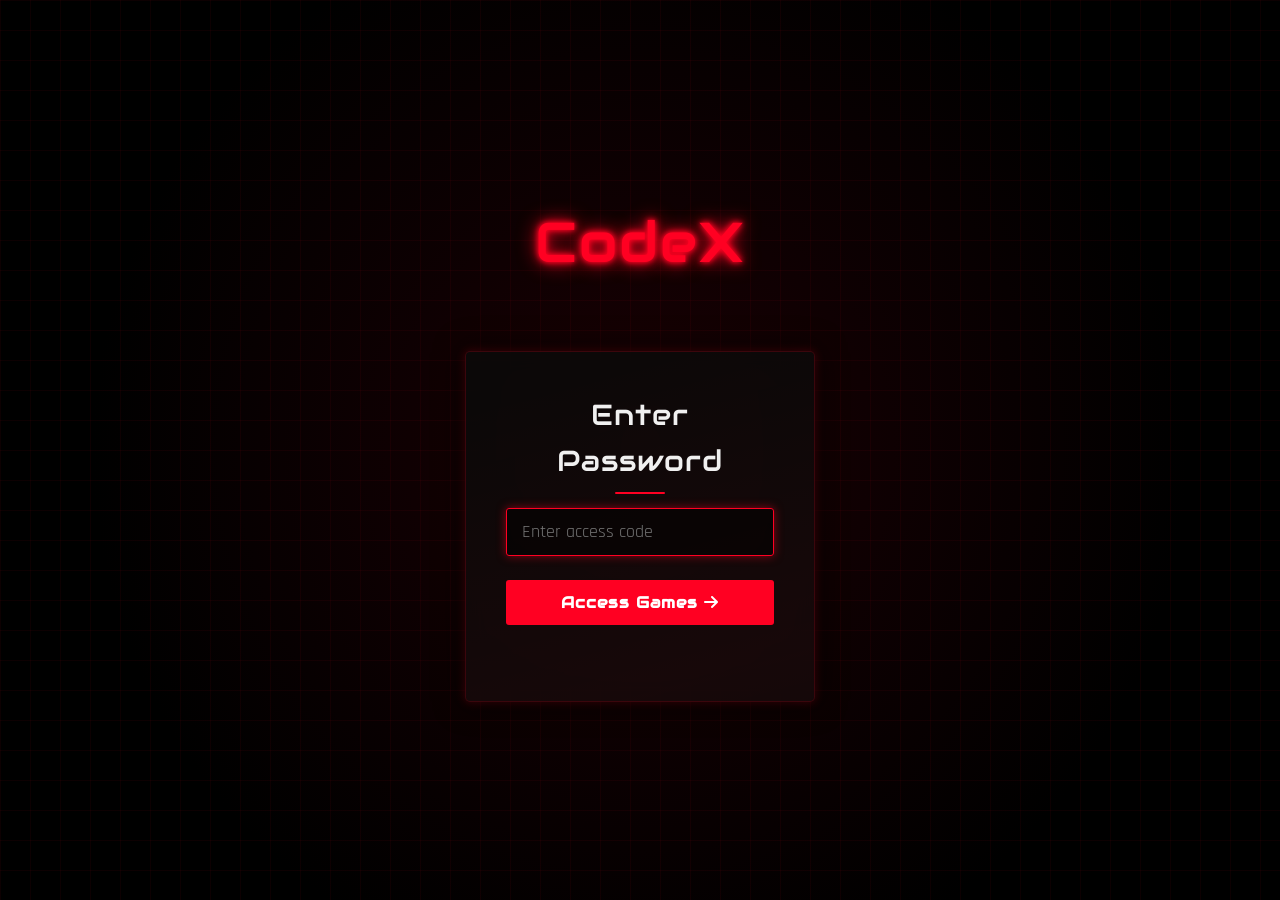
<file: index.html>
<!DOCTYPE html>
<html lang="en">
<head>
    <meta charset="UTF-8">
    <meta name="viewport" content="width=device-width, initial-scale=1.0">
    <title>CodeX - Unblocked Games</title>
    <link rel="stylesheet" href="style.css">
    <link rel="stylesheet" href="https://cdnjs.cloudflare.com/ajax/libs/font-awesome/6.0.0-beta3/css/all.min.css">
    <!-- Add these lines to your HTML head section -->
<link rel="stylesheet" href="admin-panel.css">
<script src="user-check.js"></script>
<script src="admin-panel.js"></script>
</head>
<body class="login-body">
    <div class="login-background"></div>
    <div class="login-grid"></div>
    
    <div class="login-container">
        <div class="login-logo">
            <h1 class="main-title">CodeX</h1>
        </div>
        
        <div class="login-box">
            <h2>Enter Password</h2>
            <input type="password" id="password" placeholder="Enter access code" autocomplete="off">
            <button onclick="checkPassword()">Access Games <i class="fas fa-arrow-right"></i></button>
            <div id="error-message"></div>
        </div>
    </div>
    
    <div class="page-transition"></div>
    
    <script src="script.js"></script>
    <script>
        function applyWebsiteSettings() {
          const savedSettingsJSON = localStorage.getItem('websiteSettings');
          if (savedSettingsJSON) {
            try {
              const savedSettings = JSON.parse(savedSettingsJSON);
              if (savedSettings.title) document.title = savedSettings.title;
              if (savedSettings.favicon) {
                let faviconLink = document.querySelector('link[rel="icon"]');
                if (!faviconLink) {
                  faviconLink = document.createElement('link');
                  faviconLink.rel = 'icon';
                  document.head.appendChild(faviconLink);
                }
                faviconLink.href = savedSettings.favicon;
              }
              if (savedSettings.theme) document.body.className = savedSettings.theme;
            } catch (error) {
              console.error('Error applying website settings:', error);
            }
          }
        }
        applyWebsiteSettings();
        window.addEventListener('storage', function(e) {
          if (e.key === 'settingsUpdated' || e.key === 'websiteSettings') {
            applyWebsiteSettings();
          }
        });
      </script>      
</body>
</html>
</file>
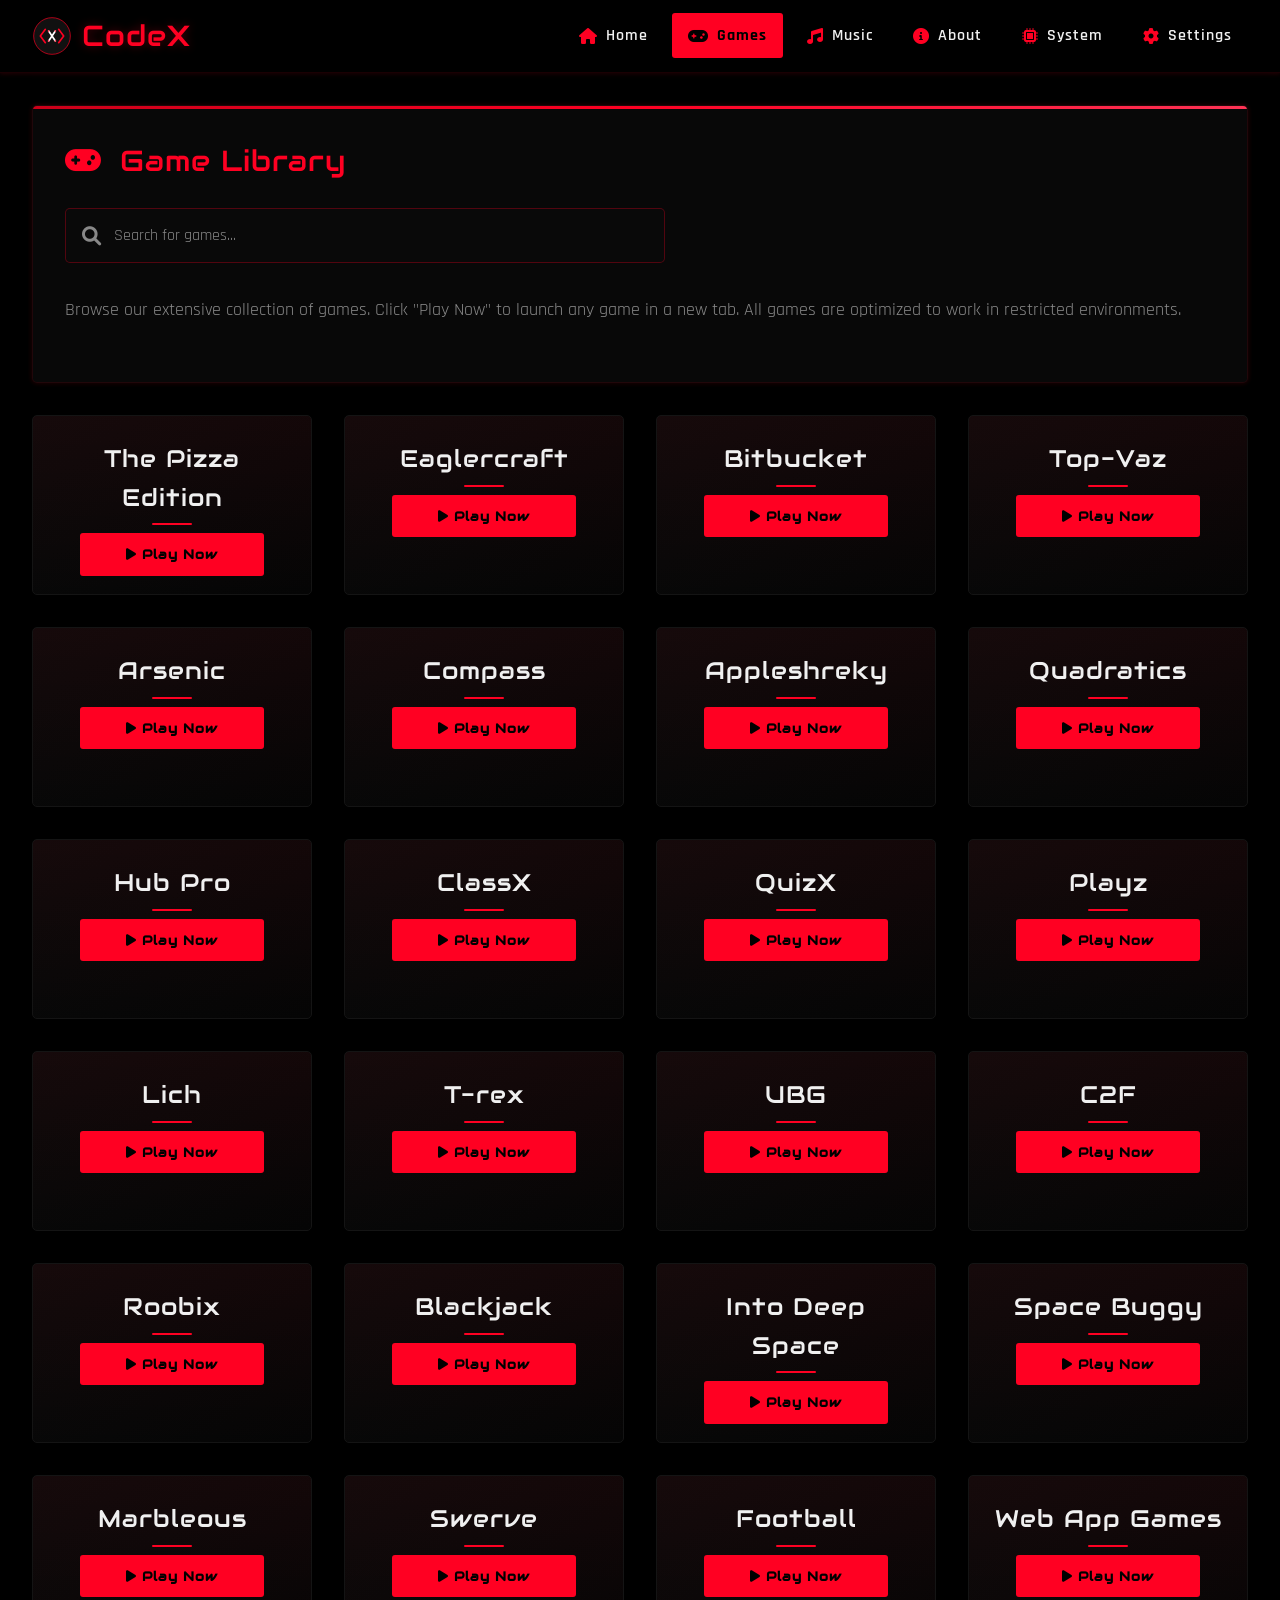
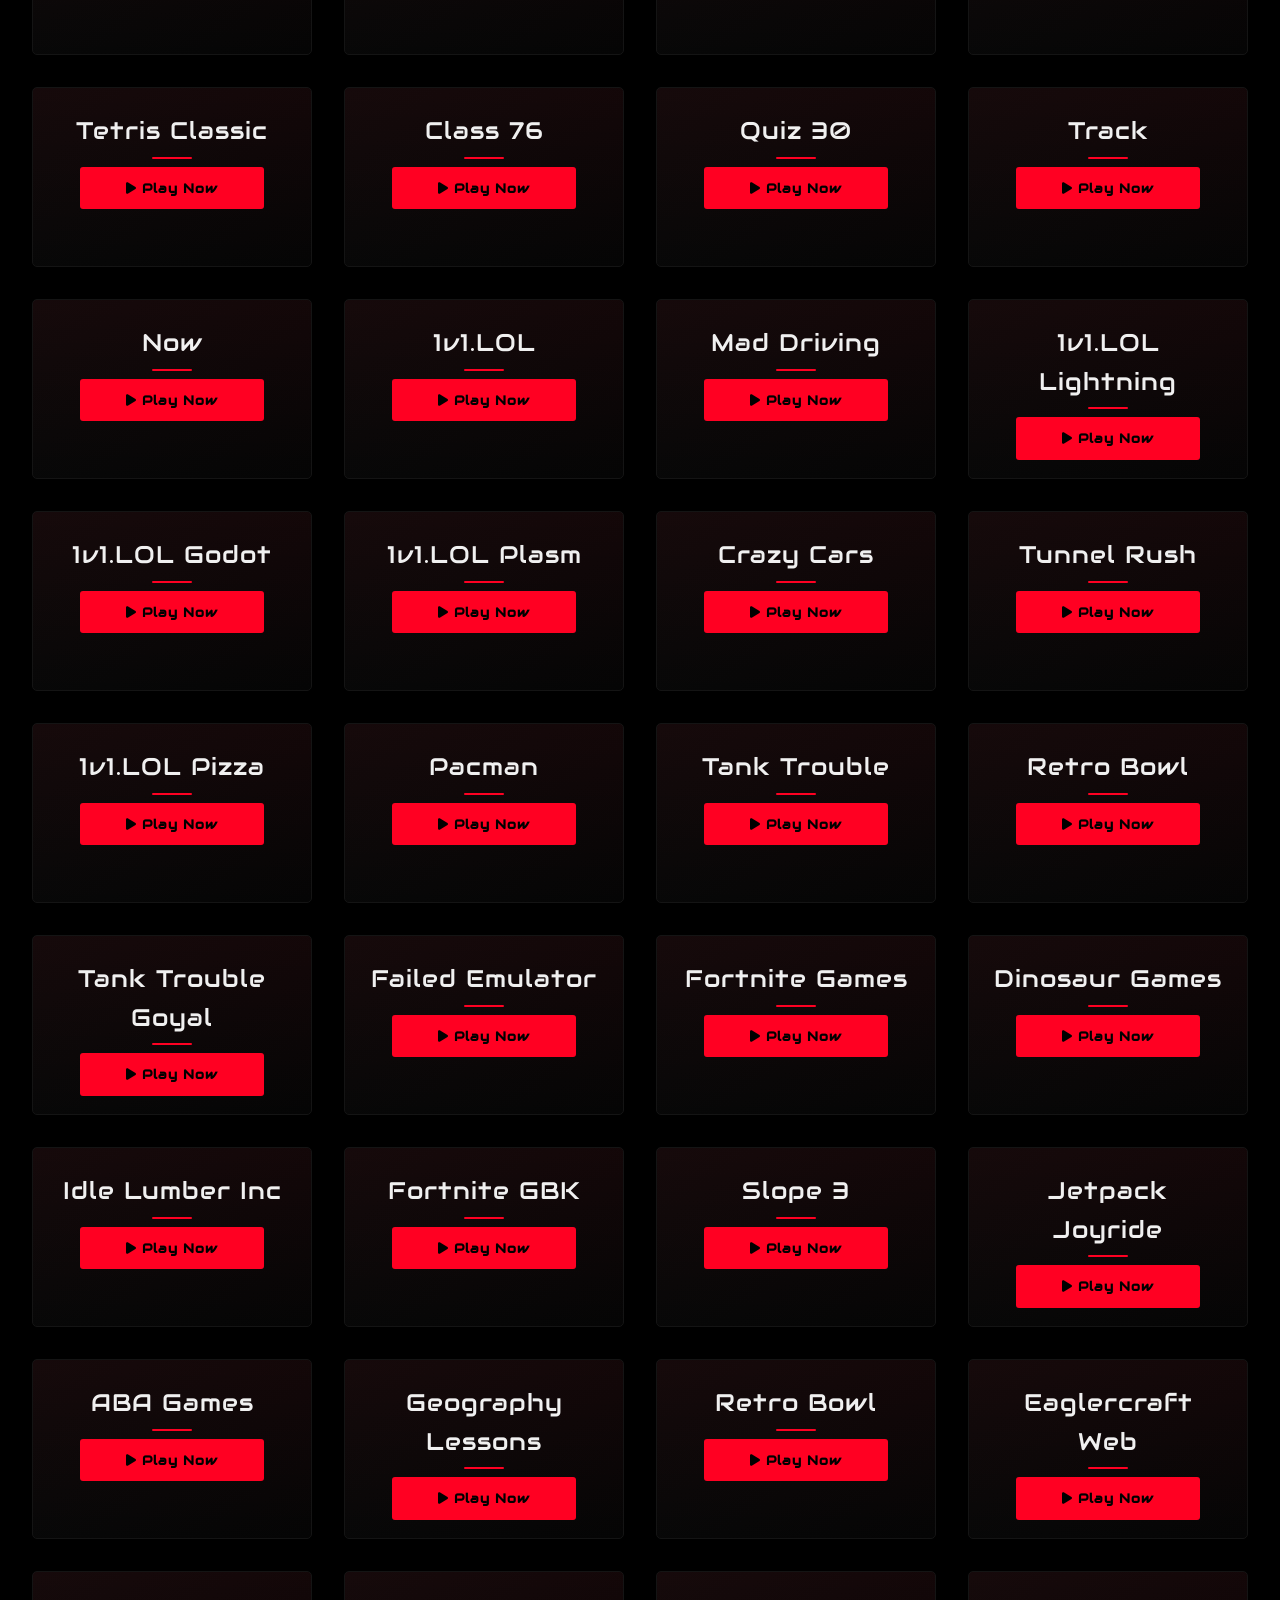
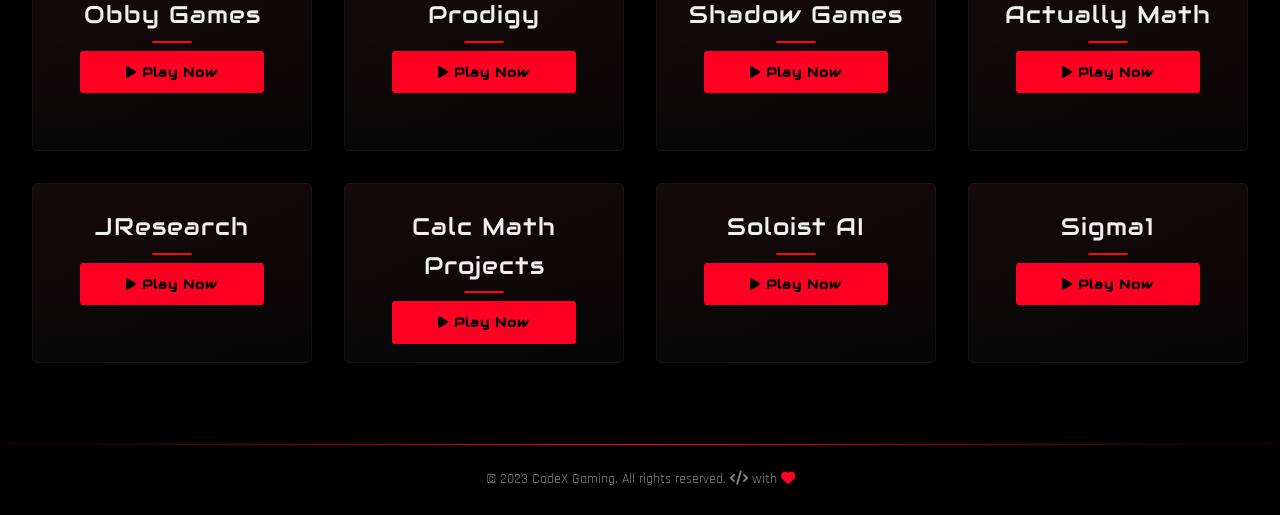
<file: games.html>
<!DOCTYPE html>
<html lang="en">
<head>
    <meta charset="UTF-8">
    <meta name="viewport" content="width=device-width, initial-scale=1.0">
    <title>CodeX - Games</title>
    <link rel="stylesheet" href="style.css">
    <link rel="stylesheet" href="https://cdnjs.cloudflare.com/ajax/libs/font-awesome/6.0.0-beta3/css/all.min.css">
    <!-- Add these lines to your HTML head section -->
<link rel="stylesheet" href="admin-panel.css">
<script src="user-check.js"></script>
<script src="admin-panel.js"></script>
</head>
<body>
    <header>
        <div class="logo">
            <img src="logo.svg" alt="CodeX Logo">
            <h1>CodeX</h1>
        </div>
            
        <nav>
            <ul>
                <li><a href="home.html"><i class="fas fa-home"></i> Home</a></li>
                <li><a href="games.html" class="active"><i class="fas fa-gamepad"></i> Games</a></li>
                <li><a href="music.html"><i class="fas fa-music"></i> Music</a></li>
                <li><a href="about.html"><i class="fas fa-info-circle"></i> About</a></li>
                <li><a href="system.html"><i class="fas fa-microchip"></i> System</a></li>
                <li><a href="settings.html"><i class="fas fa-cog"></i> Settings</a></li>
            </ul>
        </nav>
    </header>
   
    <main>
        <section class="content">
            <h2><i class="fas fa-gamepad"></i> Game Library</h2>
            <div class="search-container">
                <div class="search-bar">
                    <i class="fas fa-search search-icon"></i>
                    <input type="text" id="game-search" placeholder="Search for games...">
                    <button id="clear-search" class="clear-search-btn">
                        <i class="fas fa-times"></i>
                    </button>
                </div>
            </div>
            <p>Browse our extensive collection of games. Click "Play Now" to launch any game in a new tab. All games are optimized to work in restricted environments.</p>
        </section>
           
        <section class="games-grid">
            <!-- New games list with consistent layout -->
            <div class="game-card">
                <h3>The Pizza Edition</h3>
                <button onclick="openGame('https://ramramboybendover.hardsoft.nu/')">
                    <i class="fas fa-play"></i> Play Now
                </button>
            </div>
                   
            <div class="game-card">
                <h3>Eaglercraft</h3>
                <button onclick="openGame('https://ducky443747.github.io/minecraft-18/')">
                    <i class="fas fa-play"></i> Play Now
                </button>
            </div>
                   
            <div class="game-card">
                <h3>Bitbucket</h3>
                <button onclick="openGame('https://the-pizza-edition.bitbucket.io/')">
                    <i class="fas fa-play"></i> Play Now
                </button>
            </div>
                   
            <div class="game-card">
                <h3>Top-Vaz</h3>
                <button onclick="openGame('https://top-vaz-online.github.io/')">
                    <i class="fas fa-play"></i> Play Now
                </button>
            </div>
                   
            <div class="game-card">
                <h3>Arsenic</h3>
                <button onclick="openGame('https://my.domain.testers.nkl.com.ar/')">
                    <i class="fas fa-play"></i> Play Now
                </button>
            </div>
                   
            <div class="game-card">
                <h3>Compass</h3>
                <button onclick="openGame('https://yurm.c.power-media.ro/games.html')">
                    <i class="fas fa-play"></i> Play Now
                </button>
            </div>
                   
            <div class="game-card">
                <h3>Appleshreky</h3>
                <button onclick="openGame('https://bio.link/appleshreky')">
                    <i class="fas fa-play"></i> Play Now
                </button>
            </div>
                   
            <div class="game-card">
                <h3>Quadratics</h3>
                <button onclick="openGame('https://ezalgebra.github.io/')">
                    <i class="fas fa-play"></i> Play Now
                </button>
            </div>
                   
            <div class="game-card">
                <h3>Hub Pro</h3>
                <button onclick="openGame('https://hub-pro.github.io/games.html')">
                    <i class="fas fa-play"></i> Play Now
                </button>
            </div>
                   
            <div class="game-card">
                <h3>ClassX</h3>
                <button onclick="openGame('https://class-20x.github.io/')">
                    <i class="fas fa-play"></i> Play Now
                </button>
            </div>
                   
            <div class="game-card">
                <h3>QuizX</h3>
                <button onclick="openGame('https://quiz-20x.com/')">
                    <i class="fas fa-play"></i> Play Now
                </button>
            </div>
                   
            <div class="game-card">
                <h3>Playz</h3>
                <button onclick="openGame('https://blakeplayz19372x2.github.io/')">
                    <i class="fas fa-play"></i> Play Now
                </button>
            </div>
                   
            <div class="game-card">
                <h3>Lich</h3>
                <button onclick="openGame('https://lichgames.s3.amazonaws.com/index.html')">
                    <i class="fas fa-play"></i> Play Now
                </button>
            </div>
                   
            <div class="game-card">
                <h3>T-rex</h3>
                <button onclick="openGame('https://www.tuckercraig.com/dino/')">
                    <i class="fas fa-play"></i> Play Now
                </button>
            </div>
                   
            <div class="game-card">
                <h3>UBG</h3>
                <button onclick="openGame('https://ubg-98.github.io/')">
                    <i class="fas fa-play"></i> Play Now
                </button>
            </div>
                   
            <div class="game-card">
                <h3>C2F</h3>
                <button onclick="openGame('https://cool2fun.github.io/')">
                    <i class="fas fa-play"></i> Play Now
                </button>
            </div>
                   
            <div class="game-card">
                <h3>Roobix</h3>
                <button onclick="openGame('https://s3-eu-west-1.amazonaws.com/apps.playcanvas.com/7oCCxwiJ/index.html')">
                    <i class="fas fa-play"></i> Play Now
                </button>
            </div>
                   
            <div class="game-card">
                <h3>Blackjack</h3>
                <button onclick="openGame('https://s3-eu-west-1.amazonaws.com/apps.playcanvas.com/dQVAStv9/index.html')">
                    <i class="fas fa-play"></i> Play Now
                </button>
            </div>
                   
            <div class="game-card">
                <h3>Into Deep Space</h3>
                <button onclick="openGame('https://s3-eu-west-1.amazonaws.com/apps.playcanvas.com/VddIVc6L/index.html')">
                    <i class="fas fa-play"></i> Play Now
                </button>
            </div>
                   
            <div class="game-card">
                <h3>Space Buggy</h3>
                <button onclick="openGame('https://s3-eu-west-1.amazonaws.com/apps.playcanvas.com/ZmzHPMd2/index.html')">
                    <i class="fas fa-play"></i> Play Now
                </button>
            </div>
                   
            <div class="game-card">
                <h3>Marbleous</h3>
                <button onclick="openGame('https://s3-eu-west-1.amazonaws.com/apps.playcanvas.com/HEoGi1Mb/index.html')">
                    <i class="fas fa-play"></i> Play Now
                </button>
            </div>
                   
            <div class="game-card">
                <h3>Swerve</h3>
                <button onclick="openGame('https://s3-eu-west-1.amazonaws.com/apps.playcanvas.com/VecAxR3e/index.html')">
                    <i class="fas fa-play"></i> Play Now
                </button>
            </div>
                   
            <div class="game-card">
                <h3>Football</h3>
                <button onclick="openGame('https://s3-eu-west-1.amazonaws.com/apps.playcanvas.com/XLyueLvM/index.html')">
                    <i class="fas fa-play"></i> Play Now
                </button>
            </div>
                   
            <div class="game-card">
                <h3>Web App Games</h3>
                <button onclick="openGame('https://webappgames.github.io/web-game/')">
                    <i class="fas fa-play"></i> Play Now
                </button>
            </div>
                   
            <div class="game-card">
                <h3>Tetris Classic</h3>
                <button onclick="openGame('https://ytiurin.github.io/tetris/index.html')">
                    <i class="fas fa-play"></i> Play Now
                </button>
            </div>
                   
            <div class="game-card">
                <h3>Class 76</h3>
                <button onclick="openGame('https://class-76.github.io/index.html')">
                    <i class="fas fa-play"></i> Play Now
                </button>
            </div>
                   
            <div class="game-card">
                <h3>Quiz 30</h3>
                <button onclick="openGame('https://quiz-30.github.io')">
                    <i class="fas fa-play"></i> Play Now
                </button>
            </div>
            <div class="game-card">
                <h3>Track</h3>
                <button onclick="openGame('https://track.port0.org/')">
                    <i class="fas fa-play"></i> Play Now
                </button>
            </div>
            <div class="game-card">
                <h3>Now</h3>
                <button onclick="openGame('https://now.gg/')">
                    <i class="fas fa-play"></i> Play Now
                </button>
            </div>
            
            <!-- New games from the provided links -->
            <div class="game-card">
                <h3>1v1.LOL</h3>
                <button onclick="openGame('https://1v1lol.gitlab.io/')">
                    <i class="fas fa-play"></i> Play Now
                </button>
            </div>
            
            <div class="game-card">
                <h3>Mad Driving</h3>
                <button onclick="openGame('https://pizza-editions.github.io/game/mad-driving.html')">
                    <i class="fas fa-play"></i> Play Now
                </button>
            </div>
            
            <div class="game-card">
                <h3>1v1.LOL Lightning</h3>
                <button onclick="openGame('https://lightningbypass.github.io/1v1.lol/')">
                    <i class="fas fa-play"></i> Play Now
                </button>
            </div>
            
            <div class="game-card">
                <h3>1v1.LOL Godot</h3>
                <button onclick="openGame('https://godot-engine.github.io/play/1v1-lol.html')">
                    <i class="fas fa-play"></i> Play Now
                </button>
            </div>
            
            <div class="game-card">
                <h3>1v1.LOL Plasm</h3>
                <button onclick="openGame('https://plasmv1.github.io/Games/1v1lol/index.html')">
                    <i class="fas fa-play"></i> Play Now
                </button>
            </div>
            
            <div class="game-card">
                <h3>Crazy Cars</h3>
                <button onclick="openGame('https://eaglercraft-online.github.io/play/crazy-cars.html')">
                    <i class="fas fa-play"></i> Play Now
                </button>
            </div>
            
            <div class="game-card">
                <h3>Tunnel Rush</h3>
                <button onclick="openGame('https://1v1lol-gg.github.io/play-now/tunnel-rush.htm')">
                    <i class="fas fa-play"></i> Play Now
                </button>
            </div>
            
            <div class="game-card">
                <h3>1v1.LOL Pizza</h3>
                <button onclick="openGame('https://pizza-editions.github.io/game/1v1lol.html')">
                    <i class="fas fa-play"></i> Play Now
                </button>
            </div>
            
            <div class="game-card">
                <h3>Pacman</h3>
                <button onclick="openGame('https://masonicgit.github.io/pacman/')">
                    <i class="fas fa-play"></i> Play Now
                </button>
            </div>
            
            <div class="game-card">
                <h3>Tank Trouble</h3>
                <button onclick="openGame('https://tanktroubleonline.github.io/')">
                    <i class="fas fa-play"></i> Play Now
                </button>
            </div>
            
            <div class="game-card">
                <h3>Retro Bowl</h3>
                <button onclick="openGame('https://re-trobowl.github.io/')">
                    <i class="fas fa-play"></i> Play Now
                </button>
            </div>
            
            <div class="game-card">
                <h3>Tank Trouble Goyal</h3>
                <button onclick="openGame('https://sameergoyal.github.io/tanktrouble/')">
                    <i class="fas fa-play"></i> Play Now
                </button>
            </div>
            
            <div class="game-card">
                <h3>Failed Emulator</h3>
                <button onclick="openGame('https://itfailedemulator.github.io/')">
                    <i class="fas fa-play"></i
                        <i class="fas fa-play"></i> Play Now
                    </button>
                </div>
                
                <div class="game-card">
                    <h3>Fortnite Games</h3>
                    <button onclick="openGame('https://playfreegamesonline.github.io/search.html?q=fortnight')">
                        <i class="fas fa-play"></i> Play Now
                    </button>
                </div>
                
                <div class="game-card">
                    <h3>Dinosaur Games</h3>
                    <button onclick="openGame('https://dinosaur-games.github.io/')">
                        <i class="fas fa-play"></i> Play Now
                    </button>
                </div>
                
                <div class="game-card">
                    <h3>Idle Lumber Inc</h3>
                    <button onclick="openGame('https://red-ball.github.io/play/idle-lumber-inc')">
                        <i class="fas fa-play"></i> Play Now
                    </button>
                </div>
                
                <div class="game-card">
                    <h3>Fortnite GBK</h3>
                    <button onclick="openGame('https://gbkgames.github.io/fortnite/')">
                        <i class="fas fa-play"></i> Play Now
                    </button>
                </div>
                
                <div class="game-card">
                    <h3>Slope 3</h3>
                    <button onclick="openGame('https://slope-3-game.github.io/')">
                        <i class="fas fa-play"></i> Play Now
                    </button>
                </div>
                
                <div class="game-card">
                    <h3>Jetpack Joyride</h3>
                    <button onclick="openGame('https://jetpack-joyride.github.io/')">
                        <i class="fas fa-play"></i> Play Now
                    </button>
                </div>
                
                <div class="game-card">
                    <h3>ABA Games</h3>
                    <button onclick="openGame('https://abagames.github.io/games-web-pages/browser.html')">
                        <i class="fas fa-play"></i> Play Now
                    </button>
                </div>
                
                <div class="game-card">
                    <h3>Geography Lessons</h3>
                    <button onclick="openGame('https://geography-lessons.github.io/')">
                        <i class="fas fa-play"></i> Play Now
                    </button>
                </div>
                
                <div class="game-card">
                    <h3>Retro Bowl</h3>
                    <button onclick="openGame('https://re-trobowl.github.io/')">
                        <i class="fas fa-play"></i> Play Now
                    </button>
                </div>
                
                <div class="game-card">
                    <h3>Eaglercraft Web</h3>
                    <button onclick="openGame('https://eaglercraftonweb.github.io/eaglercraft/')">
                        <i class="fas fa-play"></i> Play Now
                    </button>
                </div>
                
                <div class="game-card">
                    <h3>Obby Games</h3>
                    <button onclick="openGame('https://obbygames.github.io/category/new-games/')">
                        <i class="fas fa-play"></i> Play Now
                    </button>
                </div>
                
                <div class="game-card">
                    <h3>Prodigy</h3>
                    <button onclick="openGame('https://play.prodigygame.com/launcher?code=O6OqRijEGTxrEViFMQ47SCJ6fZJKtzO4j0iX5064tMc&state=0389f71803ff49d990bbd588232eee96')">
                        <i class="fas fa-play"></i> Play Now
                    </button>
                </div>
                
                <div class="game-card">
                    <h3>Shadow Games</h3>
                    <button onclick="openGame('https://shadowgmes.bitbucket.io/')">
                        <i class="fas fa-play"></i> Play Now
                    </button>
                </div>
                
                <div class="game-card">
                    <h3>Actually Math</h3>
                    <button onclick="openGame('https://actuallymath.github.io/')">
                        <i class="fas fa-play"></i> Play Now
                    </button>
                </div>
                
                <div class="game-card">
                    <h3>JResearch</h3>
                    <button onclick="openGame('https://jresearch.port0.org/')">
                        <i class="fas fa-play"></i> Play Now
                    </button>
                </div>
                
                <div class="game-card">
                    <h3>Calc Math Projects</h3>
                    <button onclick="openGame('https://calcmathprojects.github.io/calcmathpro.github.io/')">
                        <i class="fas fa-play"></i> Play Now
                    </button>
                </div>
                
                <div class="game-card">
                    <h3>Soloist AI</h3>
                    <button onclick="openGame('https://soloist.ai/hello')">
                        <i class="fas fa-play"></i> Play Now
                    </button>
                </div>
                
                <div class="game-card">
                    <h3>Sigma1</h3>
                    <button onclick="openGame('https://sigma1.bistaumanga.com.np/')">
                        <i class="fas fa-play"></i> Play Now
                    </button>
                </div>
            </section>
        </main>
       
        <footer>
            <p>© 2023 CodeX Gaming. All rights reserved. <i class="fas fa-code"></i> with <i class="fas fa-heart" style="color: var(--primary);"></i></p>
        </footer>
       
        <div class="page-transition"></div>
       
        <script src="script.js"></script>
        <script>
            function applyWebsiteSettings() {
              const savedSettingsJSON = localStorage.getItem('websiteSettings');
              if (savedSettingsJSON) {
                try {
                  const savedSettings = JSON.parse(savedSettingsJSON);
                  if (savedSettings.title) document.title = savedSettings.title;
                  if (savedSettings.favicon) {
                    let faviconLink = document.querySelector('link[rel="icon"]');
                    if (!faviconLink) {
                      faviconLink = document.createElement('link');
                      faviconLink.rel = 'icon';
                      document.head.appendChild(faviconLink);
                    }
                    faviconLink.href = savedSettings.favicon;
                  }
                  if (savedSettings.theme) document.body.className = savedSettings.theme;
                } catch (error) {
                  console.error('Error applying website settings:', error);
                }
              }
            }
            applyWebsiteSettings();
            window.addEventListener('storage', function(e) {
              if (e.key === 'settingsUpdated' || e.key === 'websiteSettings') {
                applyWebsiteSettings();
              }
            });
          </script>
      </body>
    </html>
</file>
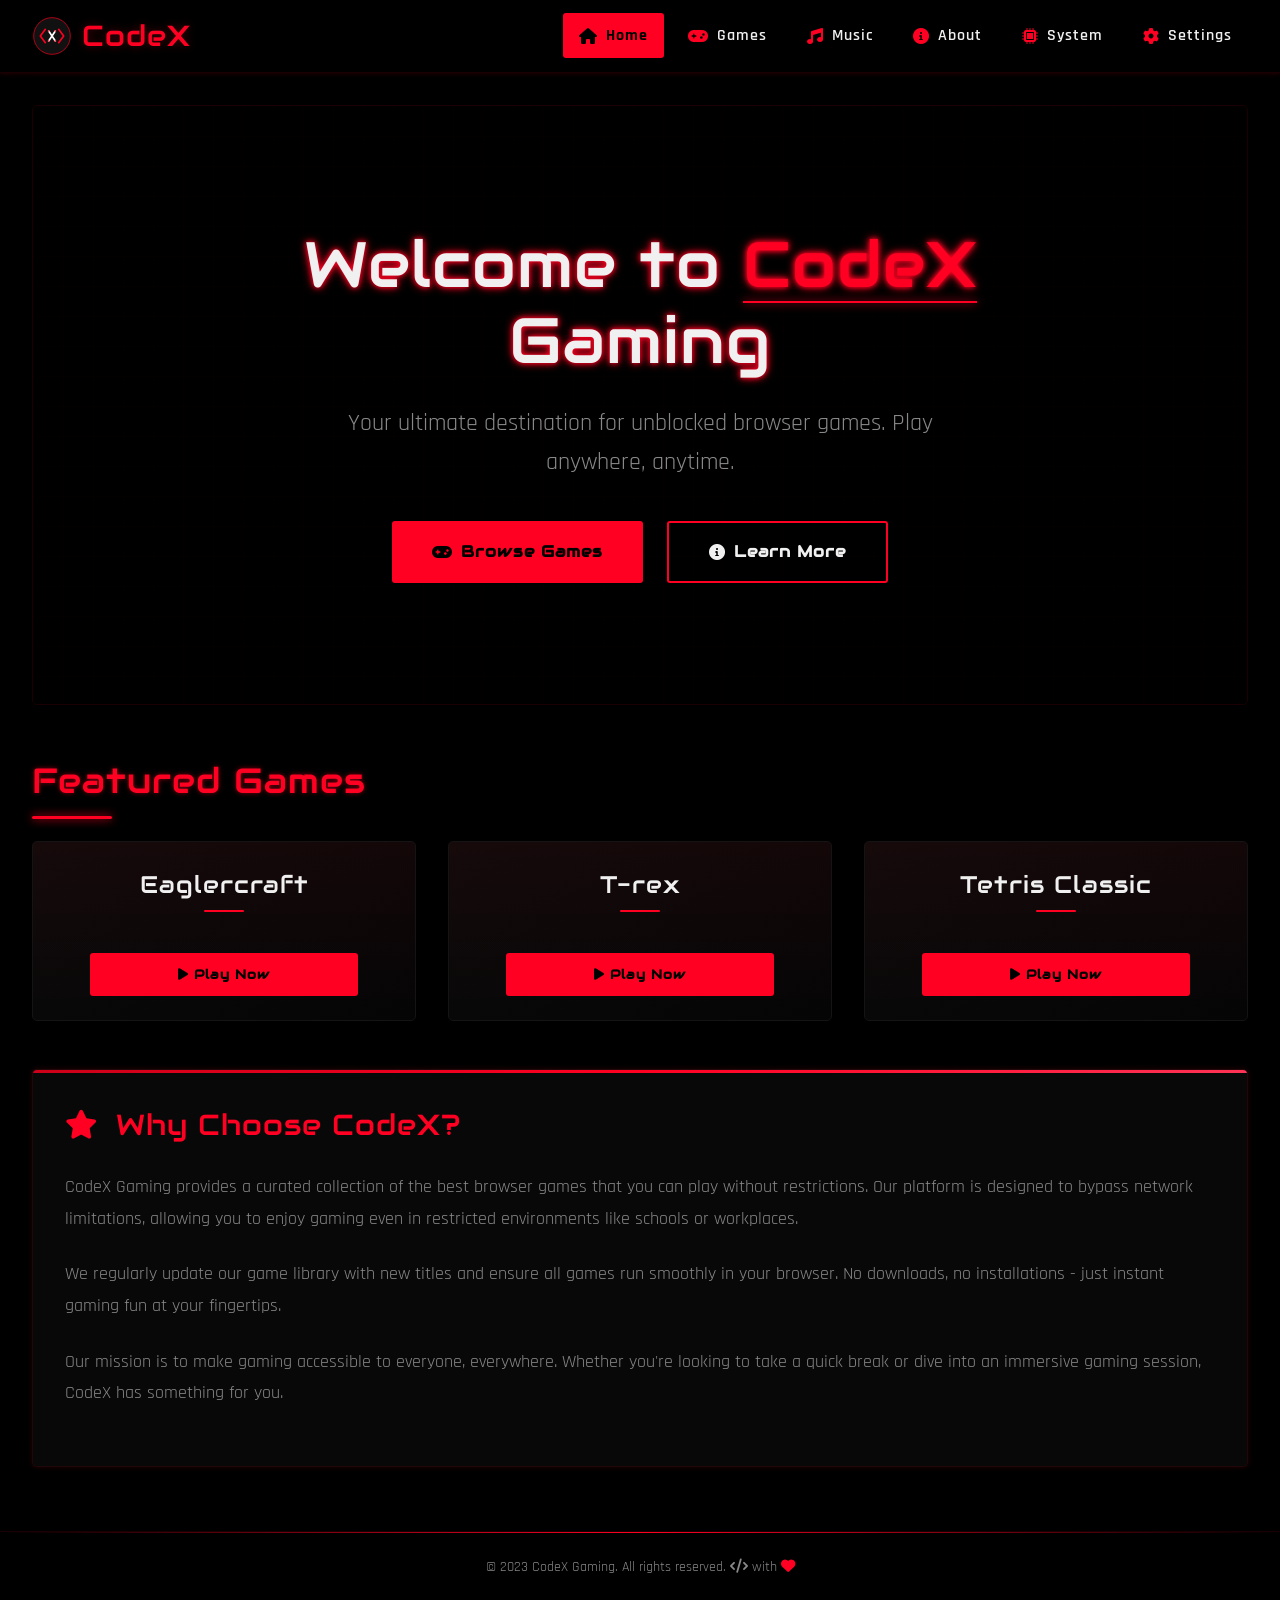
<file: home.html>
<!DOCTYPE html>
<html lang="en">
<head>
    <meta charset="UTF-8">
    <meta name="viewport" content="width=device-width, initial-scale=1.0">
    <title>CodeX - Home</title>
    <link rel="stylesheet" href="style.css">
    <link rel="stylesheet" href="https://cdnjs.cloudflare.com/ajax/libs/font-awesome/6.0.0-beta3/css/all.min.css">
    <!-- Add these lines to your HTML head section -->
<link rel="stylesheet" href="admin-panel.css">
<script src="user-check.js"></script>
<script src="admin-panel.js"></script>
</head>
<body>
    <header>
        <div class="logo">
            <img src="logo.svg" alt="CodeX Logo">
            <h1>CodeX</h1>
        </div>        
        <nav>
            <ul>
                <li><a href="home.html" class="active"><i class="fas fa-home"></i> Home</a></li>
                <li><a href="games.html"><i class="fas fa-gamepad"></i> Games</a></li>
                <li><a href="music.html"><i class="fas fa-music"></i> Music</a></li>
                <li><a href="about.html"><i class="fas fa-info-circle"></i> About</a></li>
                <li><a href="system.html"><i class="fas fa-microchip"></i> System</a></li>
                <li><a href="settings.html"><i class="fas fa-cog"></i> Settings</a></li>
            </ul>
        </nav>        
    </header>
    
    <main>
        <section class="hero">
            <div class="hero-bg"></div>
            <div class="hero-grid"></div>
            <div class="hero-content">
                <h1 class="hero-title">Welcome to <span>CodeX</span> Gaming</h1>
                <p class="hero-subtitle">Your ultimate destination for unblocked browser games. Play anywhere, anytime.</p>
                <div class="hero-buttons">
                    <a href="games.html" class="hero-btn"><i class="fas fa-gamepad"></i> Browse Games</a>
                    <a href="about.html" class="hero-btn secondary"><i class="fas fa-info-circle"></i> Learn More</a>
                </div>
            </div>
        </section>
        
        <section class="featured-games">
            <h2 class="section-title">Featured Games</h2>
            <div class="featured-grid">
                <div class="game-card">
                    <h3>Eaglercraft</h3>
                    <button onclick="openGame('https://ducky443747.github.io/minecraft-18/')">
                        <i class="fas fa-play"></i> Play Now
                    </button>
                </div>
                
                <div class="game-card">
                    <h3>T-rex</h3>
                    <button onclick="openGame('https://www.tuckercraig.com/dino/')">
                        <i class="fas fa-play"></i> Play Now
                    </button>
                </div>
                
                <div class="game-card">
                    <h3>Tetris Classic</h3>
                    <button onclick="openGame('https://ytiurin.github.io/tetris/index.html')">
                        <i class="fas fa-play"></i> Play Now
                    </button>
                </div>
            </div>
        </section>
        
        <section class="content">
            <h2><i class="fas fa-star"></i> Why Choose CodeX?</h2>
            <p>CodeX Gaming provides a curated collection of the best browser games that you can play without restrictions. Our platform is designed to bypass network limitations, allowing you to enjoy gaming even in restricted environments like schools or workplaces.</p>
            
            <p>We regularly update our game library with new titles and ensure all games run smoothly in your browser. No downloads, no installations - just instant gaming fun at your fingertips.</p>
            
            <p>Our mission is to make gaming accessible to everyone, everywhere. Whether you're looking to take a quick break or dive into an immersive gaming session, CodeX has something for you.</p>
        </section>
    </main>
    
    <footer>
        <p>&copy; 2023 CodeX Gaming. All rights reserved. <i class="fas fa-code"></i> with <i class="fas fa-heart" style="color: var(--primary);"></i></p>
    </footer>
    
    <div class="page-transition"></div>
    
    <script src="script.js"></script>
    <script>
        function applyWebsiteSettings() {
          const savedSettingsJSON = localStorage.getItem('websiteSettings');
          if (savedSettingsJSON) {
            try {
              const savedSettings = JSON.parse(savedSettingsJSON);
              if (savedSettings.title) document.title = savedSettings.title;
              if (savedSettings.favicon) {
                let faviconLink = document.querySelector('link[rel="icon"]');
                if (!faviconLink) {
                  faviconLink = document.createElement('link');
                  faviconLink.rel = 'icon';
                  document.head.appendChild(faviconLink);
                }
                faviconLink.href = savedSettings.favicon;
              }
              if (savedSettings.theme) document.body.className = savedSettings.theme;
            } catch (error) {
              console.error('Error applying website settings:', error);
            }
          }
        }
        applyWebsiteSettings();
        window.addEventListener('storage', function(e) {
          if (e.key === 'settingsUpdated' || e.key === 'websiteSettings') {
            applyWebsiteSettings();
          }
        });
      </script>
      
</body>
</html>
</file>
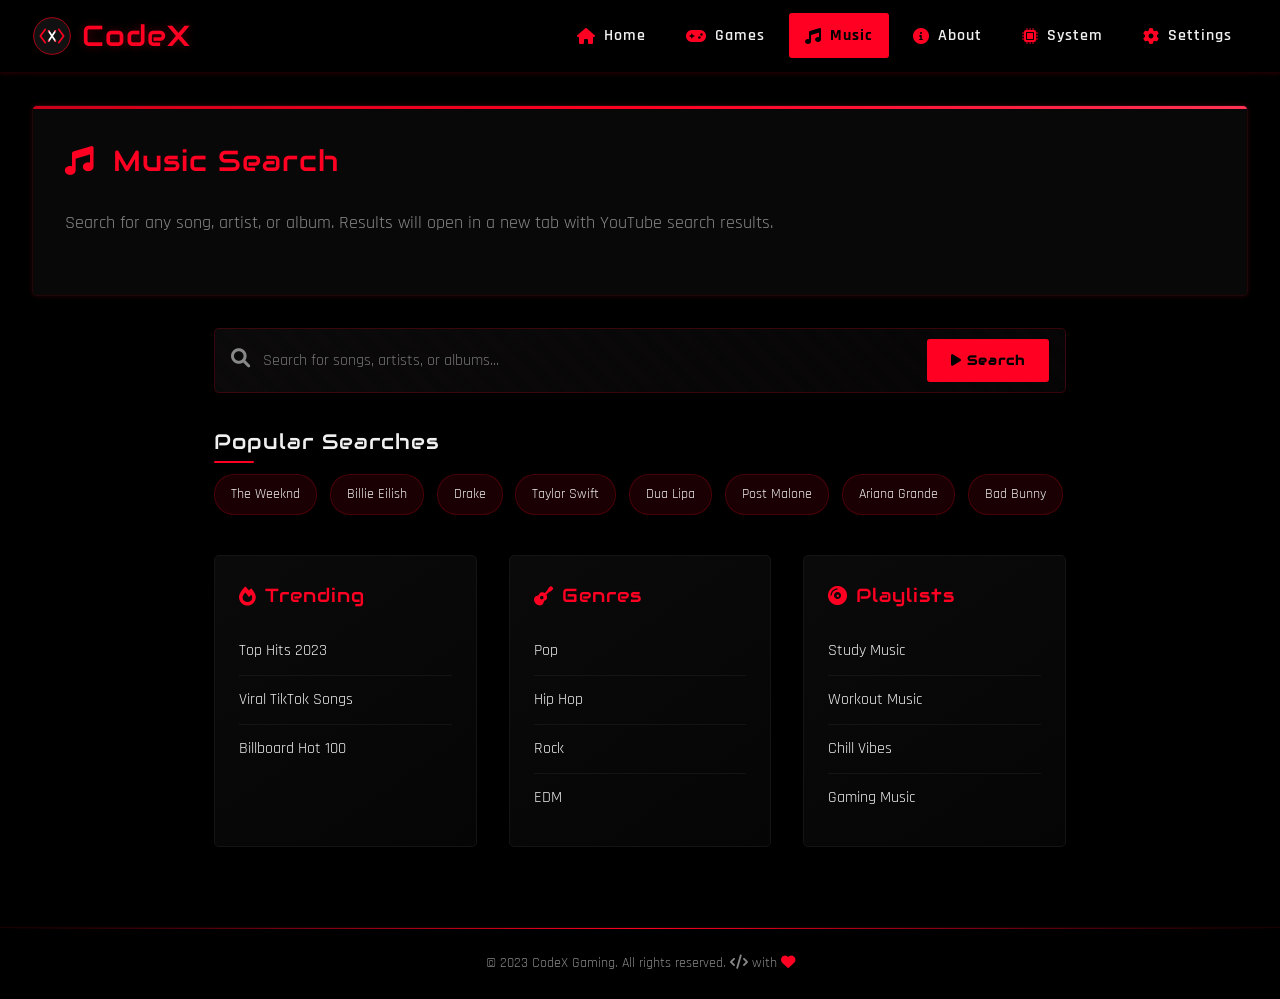
<file: music.html>
<!DOCTYPE html>
<html lang="en">
<head>
    <meta charset="UTF-8">
    <meta name="viewport" content="width=device-width, initial-scale=1.0">
    <title>CodeX - Music</title>
    <link rel="stylesheet" href="style.css">
    <link rel="stylesheet" href="https://cdnjs.cloudflare.com/ajax/libs/font-awesome/6.0.0-beta3/css/all.min.css">
</head>
<body>
    <header>
        <div class="logo">
            <img src="logo.svg" alt="CodeX Logo">
            <h1>CodeX</h1>
        </div>        
        <nav>
            <ul>
                <li><a href="home.html"><i class="fas fa-home"></i> Home</a></li>
                <li><a href="games.html"><i class="fas fa-gamepad"></i> Games</a></li>
                <li><a href="music.html" class="active"><i class="fas fa-music"></i> Music</a></li>
                <li><a href="about.html"><i class="fas fa-info-circle"></i> About</a></li>
                <li><a href="system.html"><i class="fas fa-microchip"></i> System</a></li>
                <li><a href="settings.html"><i class="fas fa-cog"></i> Settings</a></li>
            </ul>
        </nav>
    </header>
    
    <main>
        <section class="content">
            <h2><i class="fas fa-music"></i> Music Search</h2>
            <p>Search for any song, artist, or album. Results will open in a new tab with YouTube search results.</p>
        </section>
        
        <section class="music-search-container">
            <div class="music-search-box">
                <div class="search-icon">
                    <i class="fas fa-search"></i>
                </div>
                <input type="text" id="music-search-input" placeholder="Search for songs, artists, or albums...">
                <button id="music-search-button">
                    <i class="fas fa-play"></i> Search
                </button>
            </div>
            
            <div class="popular-searches">
                <h3>Popular Searches</h3>
                <div class="popular-tags">
                    <span class="tag" onclick="searchMusic('The Weeknd')">The Weeknd</span>
                    <span class="tag" onclick="searchMusic('Billie Eilish')">Billie Eilish</span>
                    <span class="tag" onclick="searchMusic('Drake')">Drake</span>
                    <span class="tag" onclick="searchMusic('Taylor Swift')">Taylor Swift</span>
                    <span class="tag" onclick="searchMusic('Dua Lipa')">Dua Lipa</span>
                    <span class="tag" onclick="searchMusic('Post Malone')">Post Malone</span>
                    <span class="tag" onclick="searchMusic('Ariana Grande')">Ariana Grande</span>
                    <span class="tag" onclick="searchMusic('Bad Bunny')">Bad Bunny</span>
                </div>
            </div>
            
            <div class="music-categories">
                <div class="category">
                    <h3><i class="fas fa-fire"></i> Trending</h3>
                    <ul>
                        <li onclick="searchMusic('Top Hits 2023')">Top Hits 2023</li>
                        <li onclick="searchMusic('Viral TikTok Songs')">Viral TikTok Songs</li>
                        <li onclick="searchMusic('Billboard Hot 100')">Billboard Hot 100</li>
                    </ul>
                </div>
                
                <div class="category">
                    <h3><i class="fas fa-guitar"></i> Genres</h3>
                    <ul>
                        <li onclick="searchMusic('Pop Music')">Pop</li>
                        <li onclick="searchMusic('Hip Hop Music')">Hip Hop</li>
                        <li onclick="searchMusic('Rock Music')">Rock</li>
                        <li onclick="searchMusic('EDM Music')">EDM</li>
                    </ul>
                </div>
                
                <div class="category">
                    <h3><i class="fas fa-compact-disc"></i> Playlists</h3>
                    <ul>
                        <li onclick="searchMusic('Study Music Playlist')">Study Music</li>
                        <li onclick="searchMusic('Workout Music Playlist')">Workout Music</li>
                        <li onclick="searchMusic('Chill Music Playlist')">Chill Vibes</li>
                        <li onclick="searchMusic('Gaming Music Playlist')">Gaming Music</li>
                    </ul>
                </div>
            </div>
        </section>
    </main>
    
    <footer>
        <p>© 2023 CodeX Gaming. All rights reserved. <i class="fas fa-code"></i> with <i class="fas fa-heart" style="color: var(--primary);"></i></p>
    </footer>
    
    <div class="page-transition"></div>
    
    <script src="script.js"></script>
    <script>
        function applyWebsiteSettings() {
          const savedSettingsJSON = localStorage.getItem('websiteSettings');
          if (savedSettingsJSON) {
            try {
              const savedSettings = JSON.parse(savedSettingsJSON);
              if (savedSettings.title) document.title = savedSettings.title;
              if (savedSettings.favicon) {
                let faviconLink = document.querySelector('link[rel="icon"]');
                if (!faviconLink) {
                  faviconLink = document.createElement('link');
                  faviconLink.rel = 'icon';
                  document.head.appendChild(faviconLink);
                }
                faviconLink.href = savedSettings.favicon;
              }
              if (savedSettings.theme) document.body.className = savedSettings.theme;
            } catch (error) {
              console.error('Error applying website settings:', error);
            }
          }
        }
        applyWebsiteSettings();
        window.addEventListener('storage', function(e) {
          if (e.key === 'settingsUpdated' || e.key === 'websiteSettings') {
            applyWebsiteSettings();
          }
        });
      </script>      
</body>
</html>
</file>
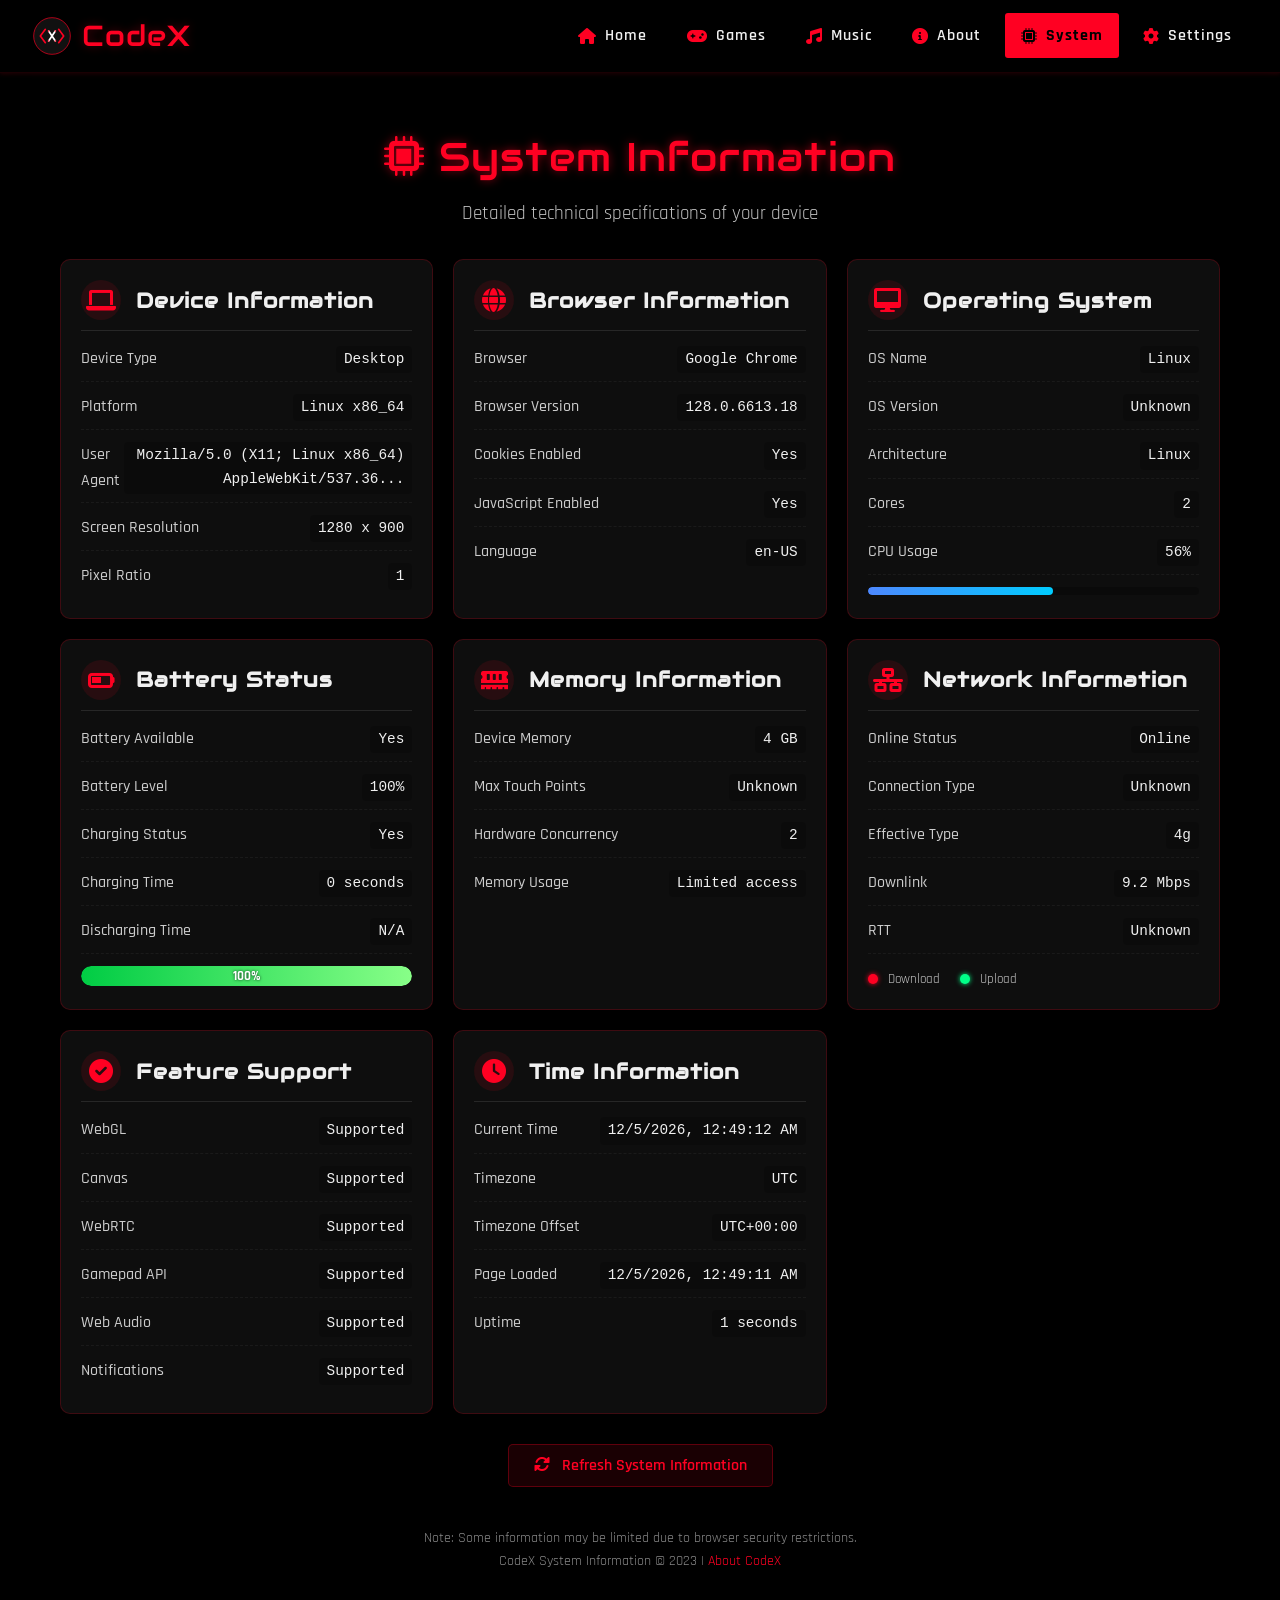
<file: system.html>
<!DOCTYPE html>
<html lang="en">
<head>
    <meta charset="UTF-8">
    <meta name="viewport" content="width=device-width, initial-scale=1.0">
    <title>CodeX - System</title>
    <link rel="stylesheet" href="style.css">
    <link rel="stylesheet" href="https://cdnjs.cloudflare.com/ajax/libs/font-awesome/6.0.0-beta3/css/all.min.css">
    <!-- Add these lines to your HTML head section -->
<link rel="stylesheet" href="admin-panel.css">
<script src="user-check.js"></script>
<script src="admin-panel.js"></script>
    <style>
        .system-container {
            padding: 20px;
            max-width: 1200px;
            margin: 0 auto;
        }
        
        .system-header {
            text-align: center;
            margin-bottom: 30px;
        }
        
        .system-title {
            font-size: 2.5rem;
            margin-bottom: 10px;
            color: #ff0022;
            text-shadow: 0 0 10px rgba(255, 0, 34, 0.5);
        }
        
        .system-subtitle {
            font-size: 1.2rem;
            color: #f0f0f0;
            opacity: 0.8;
        }
        
        .system-grid {
            display: grid;
            grid-template-columns: repeat(auto-fit, minmax(350px, 1fr));
            gap: 20px;
        }
        
        .system-card {
            background: rgba(20, 20, 20, 0.7);
            border: 1px solid rgba(255, 0, 34, 0.2);
            border-radius: 10px;
            padding: 20px;
            box-shadow: 0 5px 15px rgba(0, 0, 0, 0.3);
            transition: all 0.3s ease;
            overflow: hidden;
            position: relative;
        }
        
        .system-card:hover {
            transform: translateY(-5px);
            box-shadow: 0 10px 25px rgba(0, 0, 0, 0.5), 0 0 15px rgba(255, 0, 34, 0.2);
            border-color: rgba(255, 0, 34, 0.4);
        }
        
        .system-card::before {
            content: '';
            position: absolute;
            top: 0;
            left: 0;
            width: 100%;
            height: 5px;
            background: linear-gradient(90deg, transparent, #ff0022, transparent);
            opacity: 0;
            transition: opacity 0.3s ease;
        }
        
        .system-card:hover::before {
            opacity: 1;
        }
        
        .card-header {
            display: flex;
            align-items: center;
            margin-bottom: 15px;
            padding-bottom: 10px;
            border-bottom: 1px solid rgba(255, 255, 255, 0.1);
        }
        
        .card-icon {
            font-size: 1.5rem;
            margin-right: 15px;
            color: #ff0022;
            width: 40px;
            height: 40px;
            display: flex;
            align-items: center;
            justify-content: center;
            background: rgba(255, 0, 34, 0.1);
            border-radius: 50%;
        }
        
        .card-title {
            font-size: 1.3rem;
            font-weight: 600;
            color: #f0f0f0;
        }
        
        .info-item {
            margin-bottom: 12px;
            display: flex;
            justify-content: space-between;
            border-bottom: 1px dashed rgba(255, 255, 255, 0.05);
            padding-bottom: 8px;
        }
        
        .info-item:last-child {
            margin-bottom: 0;
            border-bottom: none;
        }
        
        .info-label {
            font-weight: 500;
            color: #cccccc;
        }
        
        .info-value {
            color: #f0f0f0;
            text-align: right;
            font-family: 'Courier New', monospace;
            background: rgba(0, 0, 0, 0.2);
            padding: 2px 8px;
            border-radius: 4px;
            font-size: 0.9rem;
        }
        
        .battery-indicator {
            height: 20px;
            background: rgba(0, 0, 0, 0.3);
            border-radius: 10px;
            overflow: hidden;
            margin-top: 10px;
            position: relative;
        }
        
        .battery-level {
            height: 100%;
            background: linear-gradient(90deg, #ff0022, #ff6b6b);
            border-radius: 10px;
            transition: width 0.5s ease;
        }
        
        .battery-text {
            position: absolute;
            top: 50%;
            left: 50%;
            transform: translate(-50%, -50%);
            color: #ffffff;
            font-size: 0.8rem;
            font-weight: bold;
            text-shadow: 0 0 3px rgba(0, 0, 0, 0.8);
        }
        
        .refresh-button {
            display: block;
            margin: 30px auto;
            background: rgba(255, 0, 34, 0.1);
            color: #ff0022;
            border: 1px solid rgba(255, 0, 34, 0.3);
            padding: 10px 25px;
            font-size: 1rem;
            border-radius: 5px;
            cursor: pointer;
            transition: all 0.3s ease;
            font-family: 'Rajdhani', sans-serif;
            font-weight: 600;
        }
        
        .refresh-button:hover {
            background: rgba(255, 0, 34, 0.2);
            transform: translateY(-2px);
            box-shadow: 0 5px 15px rgba(255, 0, 34, 0.2);
        }
        
        .refresh-button i {
            margin-right: 8px;
        }
        
        .system-footer {
            text-align: center;
            margin-top: 40px;
            color: #888888;
            font-size: 0.9rem;
        }
        
        .system-footer a {
            color: #ff0022;
            text-decoration: none;
        }
        
        .system-footer a:hover {
            text-decoration: underline;
        }
        
        /* Animation for data loading */
        @keyframes pulse {
            0% { opacity: 0.5; }
            50% { opacity: 1; }
            100% { opacity: 0.5; }
        }
        
        .loading {
            animation: pulse 1.5s infinite;
        }
        
        /* Responsive adjustments */
        @media (max-width: 768px) {
            .system-grid {
                grid-template-columns: 1fr;
            }
            
            .system-title {
                font-size: 2rem;
            }
        }
        
        /* Network activity indicator */
        .network-activity {
            display: flex;
            align-items: center;
            margin-top: 15px;
        }
        
        .activity-indicator {
            width: 10px;
            height: 10px;
            border-radius: 50%;
            margin-right: 10px;
        }
        
        .activity-up {
            background-color: #00ff88;
            box-shadow: 0 0 5px #00ff88;
        }
        
        .activity-down {
            background-color: #ff0022;
            box-shadow: 0 0 5px #ff0022;
        }
        
        .activity-label {
            font-size: 0.8rem;
            color: #cccccc;
        }
        
        /* CPU usage bar */
        .cpu-usage-bar {
            height: 8px;
            background: rgba(0, 0, 0, 0.3);
            border-radius: 4px;
            overflow: hidden;
            margin-top: 5px;
        }
        
        .cpu-usage-level {
            height: 100%;
            background: linear-gradient(90deg, #4d88ff, #00ccff);
            border-radius: 4px;
            transition: width 0.5s ease;
        }
    </style>
</head>
<body>
    <div class="page-transition"></div>
    
    <header>
        <div class="logo">
            <img src="logo.svg" alt="CodeX Logo">
            <h1>CodeX</h1>
        </div>        
        </div>
        <nav>
            <ul>
                <li><a href="home.html"><i class="fas fa-home"></i> Home</a></li>
                <li><a href="games.html"><i class="fas fa-gamepad"></i> Games</a></li>
                <li><a href="music.html"><i class="fas fa-music"></i> Music</a></li>
                <li><a href="about.html"><i class="fas fa-info-circle"></i> About</a></li>
                <li><a href="system.html" class="active"><i class="fas fa-microchip"></i> System</a></li>
                <li><a href="settings.html"><i class="fas fa-cog"></i> Settings</a></li>
            </ul>
        </nav>
    </header>
    
    <main>
        <div class="system-container">
            <div class="system-header">
                <h2 class="system-title"><i class="fas fa-microchip"></i> System Information</h2>
                <p class="system-subtitle">Detailed technical specifications of your device</p>
            </div>
            
            <div class="system-grid">
                <!-- Device Information -->
                <div class="system-card">
                    <div class="card-header">
                        <div class="card-icon">
                            <i class="fas fa-laptop"></i>
                        </div>
                        <h3 class="card-title">Device Information</h3>
                    </div>
                    <div class="info-item">
                        <span class="info-label">Device Type</span>
                        <span class="info-value" id="device-type">Loading...</span>
                    </div>
                    <div class="info-item">
                        <span class="info-label">Platform</span>
                        <span class="info-value" id="platform">Loading...</span>
                    </div>
                    <div class="info-item">
                        <span class="info-label">User Agent</span>
                        <span class="info-value" id="user-agent">Loading...</span>
                    </div>
                    <div class="info-item">
                        <span class="info-label">Screen Resolution</span>
                        <span class="info-value" id="screen-resolution">Loading...</span>
                    </div>
                    <div class="info-item">
                        <span class="info-label">Pixel Ratio</span>
                        <span class="info-value" id="pixel-ratio">Loading...</span>
                    </div>
                </div>
                
                <!-- Browser Information -->
                <div class="system-card">
                    <div class="card-header">
                        <div class="card-icon">
                            <i class="fas fa-globe"></i>
                        </div>
                        <h3 class="card-title">Browser Information</h3>
                    </div>
                    <div class="info-item">
                        <span class="info-label">Browser</span>
                        <span class="info-value" id="browser-name">Loading...</span>
                    </div>
                    <div class="info-item">
                        <span class="info-label">Browser Version</span>
                        <span class="info-value" id="browser-version">Loading...</span>
                    </div>
                    <div class="info-item">
                        <span class="info-label">Cookies Enabled</span>
                        <span class="info-value" id="cookies-enabled">Loading...</span>
                    </div>
                    <div class="info-item">
                        <span class="info-label">JavaScript Enabled</span>
                        <span class="info-value" id="javascript-enabled">Yes</span>
                    </div>
                    <div class="info-item">
                        <span class="info-label">Language</span>
                        <span class="info-value" id="browser-language">Loading...</span>
                    </div>
                </div>
                
                <!-- Operating System -->
                <div class="system-card">
                    <div class="card-header">
                        <div class="card-icon">
                            <i class="fas fa-desktop"></i>
                        </div>
                        <h3 class="card-title">Operating System</h3>
                    </div>
                    <div class="info-item">
                        <span class="info-label">OS Name</span>
                        <span class="info-value" id="os-name">Loading...</span>
                    </div>
                    <div class="info-item">
                        <span class="info-label">OS Version</span>
                        <span class="info-value" id="os-version">Loading...</span>
                    </div>
                    <div class="info-item">
                        <span class="info-label">Architecture</span>
                        <span class="info-value" id="architecture">Loading...</span>
                    </div>
                    <div class="info-item">
                        <span class="info-label">Cores</span>
                        <span class="info-value" id="cpu-cores">Loading...</span>
                    </div>
                    <div class="info-item">
                        <span class="info-label">CPU Usage</span>
                        <span class="info-value" id="cpu-usage">N/A</span>
                    </div>
                    <div class="cpu-usage-bar">
                        <div class="cpu-usage-level" id="cpu-usage-level" style="width: 0%"></div>
                    </div>
                </div>
                
                <!-- Battery Information -->
                <div class="system-card">
                    <div class="card-header">
                        <div class="card-icon">
                            <i class="fas fa-battery-half"></i>
                        </div>
                        <h3 class="card-title">Battery Status</h3>
                    </div>
                    <div class="info-item">
                        <span class="info-label">Battery Available</span>
                        <span class="info-value" id="battery-available">Checking...</span>
                    </div>
                    <div class="info-item">
                        <span class="info-label">Battery Level</span>
                        <span class="info-value" id="battery-level">N/A</span>
                    </div>
                    <div class="info-item">
                        <span class="info-label">Charging Status</span>
                        <span class="info-value" id="battery-charging">N/A</span>
                    </div>
                    <div class="info-item">
                        <span class="info-label">Charging Time</span>
                        <span class="info-value" id="battery-charging-time">N/A</span>
                    </div>
                    <div class="info-item">
                        <span class="info-label">Discharging Time</span>
                        <span class="info-value" id="battery-discharging-time">N/A</span>
                    </div>
                    <div class="battery-indicator">
                        <div class="battery-level" id="battery-level-indicator" style="width: 0%"></div>
                        <div class="battery-text" id="battery-text">N/A</div>
                    </div>
                </div>
                
                <!-- Memory Information -->
                <div class="system-card">
                    <div class="card-header">
                        <div class="card-icon">
                            <i class="fas fa-memory"></i>
                        </div>
                        <h3 class="card-title">Memory Information</h3>
                    </div>
                    <div class="info-item">
                        <span class="info-label">Device Memory</span>
                        <span class="info-value" id="device-memory">Loading...</span>
                    </div>
                    <div class="info-item">
                        <span class="info-label">Max Touch Points</span>
                        <span class="info-value" id="max-touch-points">Loading...</span>
                    </div>
                    <div class="info-item">
                        <span class="info-label">Hardware Concurrency</span>
                        <span class="info-value" id="hardware-concurrency">Loading...</span>
                    </div>
                    <div class="info-item">
                        <span class="info-label">Memory Usage</span>
                        <span class="info-value" id="memory-usage">Limited access</span>
                    </div>
                </div>
                
                <!-- Network Information -->
                <div class="system-card">
                    <div class="card-header">
                        <div class="card-icon">
                            <i class="fas fa-network-wired"></i>
                        </div>
                        <h3 class="card-title">Network Information</h3>
                    </div>
                    <div class="info-item">
                        <span class="info-label">Online Status</span>
                        <span class="info-value" id="online-status">Loading...</span>
                    </div>
                    <div class="info-item">
                        <span class="info-label">Connection Type</span>
                        <span class="info-value" id="connection-type">Loading...</span>
                    </div>
                    <div class="info-item">
                        <span class="info-label">Effective Type</span>
                        <span class="info-value" id="effective-type">Loading...</span>
                    </div>
                    <div class="info-item">
                        <span class="info-label">Downlink</span>
                        <span class="info-value" id="downlink">Loading...</span>
                    </div>
                    <div class="info-item">
                        <span class="info-label">RTT</span>
                        <span class="info-value" id="rtt">Loading...</span>
                    </div>
                    <div class="network-activity">
                        <div class="activity-indicator activity-down" id="download-indicator"></div>
                        <span class="activity-label">Download</span>
                        <div class="activity-indicator activity-up" id="upload-indicator" style="margin-left: 20px;"></div>
                        <span class="activity-label">Upload</span>
                    </div>
                </div>
                
                <!-- Feature Support -->
                <div class="system-card">
                    <div class="card-header">
                        <div class="card-icon">
                            <i class="fas fa-check-circle"></i>
                        </div>
                        <h3 class="card-title">Feature Support</h3>
                    </div>
                    <div class="info-item">
                        <span class="info-label">WebGL</span>
                        <span class="info-value" id="webgl-support">Loading...</span>
                    </div>
                    <div class="info-item">
                        <span class="info-label">Canvas</span>
                        <span class="info-value" id="canvas-support">Loading...</span>
                    </div>
                    <div class="info-item">
                        <span class="info-label">WebRTC</span>
                        <span class="info-value" id="webrtc-support">Loading...</span>
                    </div>
                    <div class="info-item">
                        <span class="info-label">Gamepad API</span>
                        <span class="info-value" id="gamepad-support">Loading...</span>
                    </div>
                    <div class="info-item">
                        <span class="info-label">Web Audio</span>
                        <span class="info-value" id="web-audio-support">Loading...</span>
                    </div>
                    <div class="info-item">
                        <span class="info-label">Notifications</span>
                        <span class="info-value" id="notifications-support">Loading...</span>
                    </div>
                </div>
                
                <!-- Time Information -->
                <div class="system-card">
                    <div class="card-header">
                        <div class="card-icon">
                            <i class="fas fa-clock"></i>
                        </div>
                        <h3 class="card-title">Time Information</h3>
                    </div>
                    <div class="info-item">
                        <span class="info-label">Current Time</span>
                        <span class="info-value" id="current-time">Loading...</span>
                    </div>
                    <div class="info-item">
                        <span class="info-label">Timezone</span>
                        <span class="info-value" id="timezone">Loading...</span>
                    </div>
                    <div class="info-item">
                        <span class="info-label">Timezone Offset</span>
                        <span class="info-value" id="timezone-offset">Loading...</span>
                    </div>
                    <div class="info-item">
                        <span class="info-label">Page Loaded</span>
                        <span class="info-value" id="page-loaded">Loading...</span>
                    </div>
                    <div class="info-item">
                        <span class="info-label">Uptime</span>
                        <span class="info-value" id="uptime">Loading...</span>
                    </div>
                </div>
            </div>
            
            <button class="refresh-button" id="refresh-button">
                <i class="fas fa-sync-alt"></i> Refresh System Information
            </button>
            
            <div class="system-footer">
                <p>Note: Some information may be limited due to browser security restrictions.</p>
                <p>CodeX System Information &copy; 2023 | <a href="about.html">About CodeX</a></p>
            </div>
        </div>
    </main>
    
    <script src="script.js"></script>
    <script>
        // System information script
        document.addEventListener('DOMContentLoaded', function() {
            // Initialize system information
            updateSystemInfo();
            
            // Set up refresh button
            document.getElementById('refresh-button').addEventListener('click', function() {
                updateSystemInfo();
                this.classList.add('loading');
                setTimeout(() => {
                    this.classList.remove('loading');
                }, 1000);
            });
            
            // Update time continuously
            setInterval(updateTimeInfo, 1000);
            
            // Simulate network activity
            setInterval(simulateNetworkActivity, 2000);
        });
        
        // Function to update all system information
        function updateSystemInfo() {
            // Device Information
            updateDeviceInfo();
            
            // Browser Information
            updateBrowserInfo();
            
            // OS Information
            updateOSInfo();
            
            // Battery Information
            updateBatteryInfo();
            
            // Memory Information
            updateMemoryInfo();
            
            // Network Information
            updateNetworkInfo();
            
            // Feature Support
            updateFeatureSupport();
            
            // Time Information
            updateTimeInfo();
        }
        
        // Update Device Information
        function updateDeviceInfo() {
            // Detect device type
            const isMobile = /Android|webOS|iPhone|iPad|iPod|BlackBerry|IEMobile|Opera Mini/i.test(navigator.userAgent);
            const isTablet = /iPad|Android(?!.*Mobile)/i.test(navigator.userAgent);
            let deviceType = 'Desktop';
            
            if (isMobile && !isTablet) deviceType = 'Mobile';
            if (isTablet) deviceType = 'Tablet';
            
            document.getElementById('device-type').textContent = deviceType;
            document.getElementById('platform').textContent = navigator.platform;
            document.getElementById('user-agent').textContent = navigator.userAgent.substring(0, 50) + '...';
            document.getElementById('screen-resolution').textContent = `${window.screen.width} x ${window.screen.height}`;
            document.getElementById('pixel-ratio').textContent = window.devicePixelRatio;
        }
        
        // Update Browser Information
        function updateBrowserInfo() {
            // Detect browser
            const userAgent = navigator.userAgent;
            let browserName = 'Unknown';
            let browserVersion = '';
            
            if (userAgent.indexOf('Firefox') > -1) {
                browserName = 'Mozilla Firefox';
                browserVersion = userAgent.match(/Firefox\/([0-9.]+)/)[1];
            } else if (userAgent.indexOf('SamsungBrowser') > -1) {
                browserName = 'Samsung Browser';
                browserVersion = userAgent.match(/SamsungBrowser\/([0-9.]+)/)[1];
            } else if (userAgent.indexOf('Opera') > -1 || userAgent.indexOf('OPR') > -1) {
                browserName = 'Opera';
                browserVersion = userAgent.indexOf('OPR') > -1 ? 
                    userAgent.match(/OPR\/([0-9.]+)/)[1] : 
                    userAgent.match(/Opera\/([0-9.]+)/)[1];
            } else if (userAgent.indexOf('Edg') > -1) {
                browserName = 'Microsoft Edge';
                browserVersion = userAgent.match(/Edg\/([0-9.]+)/)[1];
            } else if (userAgent.indexOf('Chrome') > -1) {
                browserName = 'Google Chrome';
                browserVersion = userAgent.match(/Chrome\/([0-9.]+)/)[1];
            } else if (userAgent.indexOf('Safari') > -1) {
                browserName = 'Apple Safari';
                browserVersion = userAgent.match(/Safari\/([0-9.]+)/)[1];
            }
            
            document.getElementById('browser-name').textContent = browserName;
            document.getElementById('browser-version').textContent = browserVersion;
            document.getElementById('cookies-enabled').textContent = navigator.cookieEnabled ? 'Yes' : 'No';
            document.getElementById('browser-language').textContent = navigator.language || navigator.userLanguage;
        }
        
        // Update OS Information
        function updateOSInfo() {
            const userAgent = navigator.userAgent;
            let osName = 'Unknown';
            let osVersion = '';
            
            if (userAgent.indexOf('Windows NT') > -1) {
                osName = 'Windows';
                const ntVersion = userAgent.match(/Windows NT ([0-9.]+)/)[1];
                
                switch(ntVersion) {
                    case '10.0': osVersion = '10/11'; break;
                    case '6.3': osVersion = '8.1'; break;
                    case '6.2': osVersion = '8'; break;
                    case '6.1': osVersion = '7'; break;
                    case '6.0': osVersion = 'Vista'; break;
                    case '5.2': osVersion = 'XP 64-bit/Server 2003'; break;
                    case '5.1': osVersion = 'XP'; break;
                    default: osVersion = ntVersion;
                }
            } else if (userAgent.indexOf('Mac OS X') > -1) {
                osName = 'macOS';
                osVersion = userAgent.match(/Mac OS X ([0-9_.]+)/)[1].replace(/_/g, '.');
            } else if (userAgent.indexOf('Android') > -1) {
                osName = 'Android';
                osVersion = userAgent.match(/Android ([0-9.]+)/)[1];
            } else if (userAgent.indexOf('iOS') > -1 || userAgent.indexOf('iPhone OS') > -1) {
                osName = 'iOS';
                osVersion = userAgent.match(/OS ([0-9_]+)/)[1].replace(/_/g, '.');
            } else if (userAgent.indexOf('Linux') > -1) {
                osName = 'Linux';
                osVersion = 'Unknown';
            }
            
            document.getElementById('os-name').textContent = osName;
            document.getElementById('os-version').textContent = osVersion;
            document.getElementById('architecture').textContent = navigator.userAgentData ? 
                navigator.userAgentData.platform : 'Unknown';
            document.getElementById('cpu-cores').textContent = navigator.hardwareConcurrency || 'Unknown';
            
            // Simulate CPU usage (not actually available in browsers)
            const cpuUsage = Math.floor(Math.random() * 100);
            document.getElementById('cpu-usage').textContent = `${cpuUsage}%`;
            document.getElementById('cpu-usage-level').style.width = `${cpuUsage}%`;
        }
        
        // Update Battery Information
        function updateBatteryInfo() {
            if ('getBattery' in navigator) {
                document.getElementById('battery-available').textContent = 'Yes';
                
                navigator.getBattery().then(battery => {
                    updateBatteryStatus(battery);
                    
                    // Listen for battery status changes
                    battery.addEventListener('levelchange', () => updateBatteryStatus(battery));
                    battery.addEventListener('chargingchange', () => updateBatteryStatus(battery));
                    battery.addEventListener('chargingtimechange', () => updateBatteryStatus(battery));
                    battery.addEventListener('dischargingtimechange', () => updateBatteryStatus(battery));
                });
            } else {
                document.getElementById('battery-available').textContent = 'No';
                document.getElementById('battery-level').textContent = 'N/A';
                document.getElementById('battery-charging').textContent = 'N/A';
                document.getElementById('battery-charging-time').textContent = 'N/A';
                document.getElementById('battery-discharging-time').textContent = 'N/A';
            }
        }
        
        // Update Battery Status
        function updateBatteryStatus(battery) {
            const level = Math.floor(battery.level * 100);
            document.getElementById('battery-level').textContent = `${level}%`;
            document.getElementById('battery-charging').textContent = battery.charging ? 'Yes' : 'No';
            
            // Update charging time
            if (battery.charging) {
                const chargingTime = battery.chargingTime === Infinity ? 
                    'Unknown' : formatTime(battery.chargingTime);
                document.getElementById('battery-charging-time').textContent = chargingTime;
            } else {
                document.getElementById('battery-charging-time').textContent = 'N/A';
            }
            
            // Update discharging time
            if (!battery.charging) {
                const dischargingTime = battery.dischargingTime === Infinity ? 
                    'Unknown' : formatTime(battery.dischargingTime);
                document.getElementById('battery-discharging-time').textContent = dischargingTime;
            } else {
                document.getElementById('battery-discharging-time').textContent = 'N/A';
            }
            
            // Update battery indicator
            const batteryLevelIndicator = document.getElementById('battery-level-indicator');
            const batteryText = document.getElementById('battery-text');
            
            batteryLevelIndicator.style.width = `${level}%`;
            batteryText.textContent = `${level}%`;
            
            // Change color based on level
            if (level <= 20) {
                batteryLevelIndicator.style.background = 'linear-gradient(90deg, #ff0022, #ff6b6b)';
            } else if (level <= 50) {
                batteryLevelIndicator.style.background = 'linear-gradient(90deg, #ffaa00, #ffcc00)';
            } else {
                batteryLevelIndicator.style.background = 'linear-gradient(90deg, #00cc44, #88ff88)';
            }
        }
        
        // Update Memory Information
        function updateMemoryInfo() {
            if ('deviceMemory' in navigator) {
                document.getElementById('device-memory').textContent = `${navigator.deviceMemory} GB`;
            } else {
                document.getElementById('device-memory').textContent = 'Not available';
            }
            
            document.getElementById('max-touch-points').textContent = navigator.maxTouchPoints || 'Unknown';
            document.getElementById('hardware-concurrency').textContent = navigator.hardwareConcurrency || 'Unknown';
        }
        
        // Update Network Information
        function updateNetworkInfo() {
            document.getElementById('online-status').textContent = navigator.onLine ? 'Online' : 'Offline';
            
            if ('connection' in navigator) {
                const connection = navigator.connection || navigator.mozConnection || navigator.webkitConnection;
                
                if (connection) {
                    document.getElementById('connection-type').textContent = connection.type || 'Unknown';
                    document.getElementById('effective-type').textContent = connection.effectiveType || 'Unknown';
                    document.getElementById('downlink').textContent = connection.downlink ? 
                        `${connection.downlink} Mbps` : 'Unknown';
                    document.getElementById('rtt').textContent = connection.rtt ? 
                        `${connection.rtt} ms` : 'Unknown';
                    
                    // Add event listener for connection changes
                    connection.addEventListener('change', updateNetworkInfo);
                }
            } else {
                document.getElementById('connection-type').textContent = 'Not available';
                document.getElementById('effective-type').textContent = 'Not available';
                document.getElementById('downlink').textContent = 'Not available';
                document.getElementById('rtt').textContent = 'Not available';
            }
        }
        
        // Simulate network activity
        function simulateNetworkActivity() {
            const downloadIndicator = document.getElementById('download-indicator');
            const uploadIndicator = document.getElementById('upload-indicator');
            
            // Randomly show/hide indicators to simulate activity
            downloadIndicator.style.opacity = Math.random() > 0.5 ? '1' : '0.2';
            uploadIndicator.style.opacity = Math.random() > 0.7 ? '1' : '0.2';
        }
        
        // Update Feature Support
        function updateFeatureSupport() {
            // WebGL support
            try {
                const canvas = document.createElement('canvas');
                const gl = canvas.getContext('webgl') || canvas.getContext('experimental-webgl');
                document.getElementById('webgl-support').textContent = gl ? 'Supported' : 'Not supported';
            } catch (e) {
                document.getElementById('webgl-support').textContent = 'Not supported';
            }
            
            // Canvas support
            document.getElementById('canvas-support').textContent = 
                !!document.createElement('canvas').getContext ? 'Supported' : 'Not supported';
            
            // WebRTC support
            document.getElementById('webrtc-support').textContent = 
                (navigator.getUserMedia || navigator.webkitGetUserMedia || 
                 navigator.mozGetUserMedia || navigator.msGetUserMedia || window.RTCPeerConnection) ? 
                'Supported' : 'Not supported';
            
            // Gamepad API support
            document.getElementById('gamepad-support').textContent = 
                !!navigator.getGamepads ? 'Supported' : 'Not supported';
            
            // Web Audio support
            document.getElementById('web-audio-support').textContent = 
                window.AudioContext || window.webkitAudioContext ? 'Supported' : 'Not supported';
            
            // Notifications support
            document.getElementById('notifications-support').textContent = 
                'Notification' in window ? 'Supported' : 'Not supported';
        }
        
        // Update Time Information
        function updateTimeInfo() {
            const now = new Date();
            
            document.getElementById('current-time').textContent = now.toLocaleString();
            document.getElementById('timezone').textContent = Intl.DateTimeFormat().resolvedOptions().timeZone;
            document.getElementById('timezone-offset').textContent = `UTC${formatTimezoneOffset(now.getTimezoneOffset())}`;
            
            // Page loaded time
            if (!window.pageLoadTime) {
                window.pageLoadTime = now;
                document.getElementById('page-loaded').textContent = now.toLocaleString();
            }
            
            // Calculate uptime
            const uptime = Math.floor((now - window.pageLoadTime) / 1000);
            document.getElementById('uptime').textContent = formatTime(uptime);
        }
        
        // Helper function to format time
        function formatTime(seconds) {
            if (seconds < 60) return `${seconds} seconds`;
            if (seconds < 3600) return `${Math.floor(seconds / 60)} minutes`;
            
            const hours = Math.floor(seconds / 3600);
            const minutes = Math.floor((seconds % 3600) / 60);
            
            return `${hours} hours, ${minutes} minutes`;
        }
        
        // Helper function to format timezone offset
        function formatTimezoneOffset(offset) {
            const sign = offset > 0 ? '-' : '+';
            offset = Math.abs(offset);
            const hours = Math.floor(offset / 60);
            const minutes = offset % 60;
            
            return `${sign}${hours.toString().padStart(2, '0')}:${minutes.toString().padStart(2, '0')}`;
        }
    </script>
    <script>
        function applyWebsiteSettings() {
          const savedSettingsJSON = localStorage.getItem('websiteSettings');
          if (savedSettingsJSON) {
            try {
              const savedSettings = JSON.parse(savedSettingsJSON);
              if (savedSettings.title) document.title = savedSettings.title;
              if (savedSettings.favicon) {
                let faviconLink = document.querySelector('link[rel="icon"]');
                if (!faviconLink) {
                  faviconLink = document.createElement('link');
                  faviconLink.rel = 'icon';
                  document.head.appendChild(faviconLink);
                }
                faviconLink.href = savedSettings.favicon;
              }
              if (savedSettings.theme) document.body.className = savedSettings.theme;
            } catch (error) {
              console.error('Error applying website settings:', error);
            }
          }
        }
        applyWebsiteSettings();
        window.addEventListener('storage', function(e) {
          if (e.key === 'settingsUpdated' || e.key === 'websiteSettings') {
            applyWebsiteSettings();
          }
        });
      </script>
      
</body>
</html>
</file>
<file: style.css>
/* Import fonts */
@import url('https://fonts.googleapis.com/css2?family=Audiowide&family=Rajdhani:wght@300;400;500;600;700&display=swap');

/* Reset and Base Styles */
*, *::before, *::after {
    margin: 0;
    padding: 0;
    box-sizing: border-box;
}

:root {
    --primary: #ff0022;
    --primary-dark: #cc0019;
    --primary-light: #ff3355;
    --dark: #050505;
    --darker: #000000;
    --dark-gray: #0a0a0a;
    --medium-gray: #111111;
    --light-gray: #222222;
    --text: #f0f0f0;
    --text-muted: #888888;
    --glow: 0 0 10px rgba(255, 0, 34, 0.7);
    --glow-strong: 0 0 20px rgba(255, 0, 34, 0.9);
}

body {
    background-color: var(--darker);
    color: var(--text);
    font-family: 'Rajdhani', sans-serif;
    min-height: 100vh;
    display: flex;
    flex-direction: column;
    overflow-x: hidden;
    line-height: 1.6;
}

/* Typography */
h1, h2, h3, h4, h5, h6 {
    font-family: 'Audiowide', cursive;
    font-weight: 400;
    letter-spacing: 1px;
}

/* Scrollbar Styling */
::-webkit-scrollbar {
    width: 6px;
}

::-webkit-scrollbar-track {
    background: var(--darker);
}

::-webkit-scrollbar-thumb {
    background: var(--primary-dark);
    border-radius: 3px;
}

::-webkit-scrollbar-thumb:hover {
    background: var(--primary);
}

/* Animations */
@keyframes pulse {
    0% { transform: scale(1); }
    50% { transform: scale(1.05); }
    100% { transform: scale(1); }
}

@keyframes fadeIn {
    from { opacity: 0; }
    to { opacity: 1; }
}

@keyframes slideInFromLeft {
    from { transform: translateX(-50px); opacity: 0; }
    to { transform: translateX(0); opacity: 1; }
}

@keyframes slideInFromRight {
    from { transform: translateX(50px); opacity: 0; }
    to { transform: translateX(0); opacity: 1; }
}

@keyframes slideInFromBottom {
    from { transform: translateY(50px); opacity: 0; }
    to { transform: translateY(0); opacity: 1; }
}

@keyframes glitch {
    0% { transform: translate(0); }
    20% { transform: translate(-2px, 2px); }
    40% { transform: translate(-2px, -2px); }
    60% { transform: translate(2px, 2px); }
    80% { transform: translate(2px, -2px); }
    100% { transform: translate(0); }
}

@keyframes neonFlicker {
    0%, 19%, 21%, 23%, 25%, 54%, 56%, 100% {
        text-shadow: 
            0 0 5px var(--primary),
            0 0 10px var(--primary),
            0 0 20px var(--primary),
            0 0 40px var(--primary);
    }
    20%, 24%, 55% {
        text-shadow: none;
    }
}

/* Login Page Styles */
.login-body {
    display: flex;
    justify-content: center;
    align-items: center;
    height: 100vh;
    background-color: var(--darker);
    position: relative;
    overflow: hidden;
}

.login-background {
    position: absolute;
    top: 0;
    left: 0;
    width: 100%;
    height: 100%;
    background: 
        radial-gradient(circle at center, rgba(255, 0, 34, 0.1) 0%, rgba(0, 0, 0, 0.5) 70%);
    z-index: 1;
}

.login-grid {
    position: absolute;
    top: 0;
    left: 0;
    width: 100%;
    height: 100%;
    background-image: 
        linear-gradient(rgba(255, 0, 34, 0.05) 1px, transparent 1px),
        linear-gradient(90deg, rgba(255, 0, 34, 0.05) 1px, transparent 1px);
    background-size: 30px 30px;
    z-index: 2;
    perspective: 1000px;
    transform-style: preserve-3d;
    animation: fadeIn 2s ease-out;
}

.login-container {
    position: relative;
    z-index: 3;
    text-align: center;
    animation: fadeIn 1.5s ease-out;
}

.login-logo {
    margin-bottom: 2rem;
    animation: pulse 3s infinite ease-in-out;
}

.main-title {
    color: var(--primary);
    font-size: 4rem;
    text-shadow: 
        0 0 5px var(--primary),
        0 0 10px var(--primary),
        0 0 20px var(--primary);
    margin-bottom: 2rem;
    position: relative;
    display: inline-block;
    animation: neonFlicker 5s infinite;
}

.login-box {
    justify-self: center;
    background-color: rgba(10, 10, 10, 0.8);
    backdrop-filter: blur(10px);
    padding: 2.5rem;
    border-radius: 5px;
    box-shadow: 0 0 30px rgba(0, 0, 0, 0.8), 0 0 10px rgba(255, 0, 34, 0.3);
    width: 350px;
    border: 1px solid rgba(255, 0, 34, 0.2);
    position: relative;
    overflow: hidden;
}

.login-box::before {
    content: '';
    position: absolute;
    top: -50%;
    left: -50%;
    width: 200%;
    height: 200%;
    background: linear-gradient(
        to bottom right,
        rgba(255, 0, 34, 0),
        rgba(255, 0, 34, 0),
        rgba(255, 0, 34, 0.05),
        rgba(255, 0, 34, 0)
    );
    transform: rotate(30deg);
    animation: rotateGradient 10s linear infinite;
    z-index: -1;
}

@keyframes rotateGradient {
    0% { transform: rotate(0deg); }
    100% { transform: rotate(360deg); }
}

.login-box h2 {
    margin-bottom: 1.5rem;
    color: var(--text);
    font-size: 1.8rem;
    position: relative;
    display: inline-block;
}

.login-box h2::after {
    content: '';
    position: absolute;
    bottom: -10px;
    left: 50%;
    transform: translateX(-50%);
    width: 50px;
    height: 2px;
    background: var(--primary);
    border-radius: 2px;
}

.login-box input {
    width: 100%;
    padding: 12px 15px;
    margin-bottom: 1.5rem;
    background-color: rgba(0, 0, 0, 0.5);
    border: 1px solid var(--light-gray);
    color: var(--text);
    border-radius: 3px;
    font-family: 'Rajdhani', sans-serif;
    font-size: 1.1rem;
    transition: all 0.3s ease;
}

.login-box input:focus {
    outline: none;
    border-color: var(--primary);
    box-shadow: 0 0 10px rgba(255, 0, 34, 0.5);
}

.login-box button {
    width: 100%;
    padding: 12px;
    background-color: var(--primary);
    color: white;
    border: none;
    border-radius: 3px;
    cursor: pointer;
    font-weight: bold;
    font-family: 'Audiowide', cursive;
    font-size: 1rem;
    letter-spacing: 1px;
    transition: all 0.3s ease;
    position: relative;
    overflow: hidden;
}

.login-box button::before {
    content: '';
    position: absolute;
    top: 0;
    left: -100%;
    width: 100%;
    height: 100%;
    background: linear-gradient(
        90deg,
        transparent,
        rgba(255, 255, 255, 0.2),
        transparent
    );
    transition: all 0.5s;
}

.login-box button:hover {
    background-color: var(--primary-dark);
    transform: translateY(-2px);
    box-shadow: 0 5px 15px rgba(255, 0, 34, 0.4);
}

.login-box button:hover::before {
    left: 100%;
}

.login-box button:active {
    transform: translateY(1px);
}

#error-message {
    color: var(--primary);
    margin-top: 1rem;
    font-size: 0.9rem;
    height: 20px;
    font-weight: 500;
}

/* Header Styles */
header {
    background-color: rgba(0, 0, 0, 0.9);
    backdrop-filter: blur(10px);
    padding: 0.8rem 2rem;
    box-shadow: 0 2px 20px rgba(0, 0, 0, 0.8), 0 0 5px rgba(255, 0, 34, 0.3);
    display: flex;
    justify-content: space-between;
    align-items: center;
    position: sticky;
    top: 0;
    z-index: 100;
    border-bottom: 1px solid rgba(255, 0, 34, 0.1);
}

header .main-title {
    font-size: 2rem;
    margin-bottom: 0;
    text-shadow: 
        0 0 5px var(--primary),
        0 0 10px var(--primary);
}

nav ul {
    display: flex;
    list-style: none;
    gap: 0.5rem;
}

nav ul li a {
    color: var(--text);
    text-decoration: none;
    font-weight: 600;
    padding: 0.6rem 1rem;
    border-radius: 3px;
    transition: all 0.3s;
    position: relative;
    font-family: 'Rajdhani', sans-serif;
    letter-spacing: 1px;
    font-size: 1rem;
    display: flex;
    align-items: center;
    gap: 0.5rem;
}

nav ul li a i {
    color: var(--primary);
}

nav ul li a::after {
    content: '';
    position: absolute;
    bottom: 0;
    left: 0;
    width: 0;
    height: 2px;
    background-color: var(--primary);
    transition: width 0.3s ease;
}

nav ul li a:hover {
    color: var(--text);
    background-color: rgba(255, 0, 34, 0.1);
}

nav ul li a:hover::after {
    width: 100%;
}

nav ul li a.active {
    background-color: var(--primary);
    color: black;
    font-weight: 700;
}

nav ul li a.active i {
    color: black;
}

nav ul li a.active::after {
    width: 0;
}

/* Main Content Styles */
main {
    flex: 1;
    padding: 2rem;
    max-width: 1400px;
    margin: 0 auto;
    width: 100%;
    animation: fadeIn 1s ease-out;
}

.content {
    background-color: rgba(10, 10, 10, 0.8);
    backdrop-filter: blur(10px);
    padding: 2rem;
    border-radius: 5px;
    box-shadow: 0 0 30px rgba(0, 0, 0, 0.5), 0 0 5px rgba(255, 0, 34, 0.2);
    border: 1px solid rgba(255, 0, 34, 0.1);
    position: relative;
    overflow: hidden;
    margin-bottom: 2rem;
}

.content::before {
    content: '';
    position: absolute;
    top: 0;
    left: 0;
    width: 100%;
    height: 3px;
    background: linear-gradient(90deg, var(--primary-dark), var(--primary), var(--primary-light));
}

.content h2 {
    color: var(--primary);
    margin-bottom: 1.5rem;
    font-size: 1.8rem;
    position: relative;
    display: inline-block;
    animation: slideInFromLeft 1s ease-out;
}

.content h2 i {
    margin-right: 0.5rem;
}

.content p {
    margin-bottom: 1.5rem;
    line-height: 1.8;
    font-size: 1.1rem;
    color: var(--text-muted);
}

/* Games Grid Styles */
.games-grid {
    display: grid;
    grid-template-columns: repeat(auto-fill, minmax(250px, 1fr));
    gap: 1.5rem;
}

.game-card {
    background: linear-gradient(145deg, #0a0a0a, #050505);
    border-radius: 5px;
    padding: 1.5rem;
    text-align: center;
    box-shadow: 0 5px 15px rgba(0, 0, 0, 0.5);
    transition: all 0.3s ease;
    position: relative;
    overflow: hidden;
    border: 1px solid rgba(20, 20, 20, 1);
    animation: fadeIn 0.5s ease-out;
    animation-fill-mode: both;
}

.games-grid .game-card:nth-child(1) { animation-delay: 0.1s; }
.games-grid .game-card:nth-child(2) { animation-delay: 0.15s; }
.games-grid .game-card:nth-child(3) { animation-delay: 0.2s; }
.games-grid .game-card:nth-child(4) { animation-delay: 0.25s; }
.games-grid .game-card:nth-child(5) { animation-delay: 0.3s; }
.games-grid .game-card:nth-child(6) { animation-delay: 0.35s; }
.games-grid .game-card:nth-child(7) { animation-delay: 0.4s; }
.games-grid .game-card:nth-child(8) { animation-delay: 0.45s; }
.games-grid .game-card:nth-child(9) { animation-delay: 0.5s; }
.games-grid .game-card:nth-child(10) { animation-delay: 0.55s; }
.games-grid .game-card:nth-child(11) { animation-delay: 0.6s; }
.games-grid .game-card:nth-child(12) { animation-delay: 0.65s; }

.game-card::before {
    content: '';
    position: absolute;
    top: -50%;
    left: -50%;
    width: 200%;
    height: 200%;
    background: linear-gradient(
        to bottom right,
        rgba(255, 0, 34, 0),
        rgba(255, 0, 34, 0),
        rgba(255, 0, 34, 0.1),
        rgba(255, 0, 34, 0)
    );
    transform: rotate(30deg);
    z-index: 1;
    transition: all 0.5s;
    opacity: 0;
}

.game-card::after {
    content: '';
    position: absolute;
    top: 0;
    left: 0;
    width: 100%;
    height: 100%;
    background: linear-gradient(
        to bottom,
        rgba(255, 0, 34, 0.05),
        rgba(0, 0, 0, 0)
    );
    z-index: 0;
}

.game-card:hover {
    transform: translateY(-10px);
    box-shadow: 0 15px 30px rgba(0, 0, 0, 0.7), 0 0 15px rgba(255, 0, 34, 0.3);
    border-color: rgba(255, 0, 34, 0.3);
    background: linear-gradient(145deg, #0c0c0c, #070707);
}

.game-card:hover::before {
    opacity: 1;
    animation: rotateGradient 10s linear infinite;
}

.game-card h3 {
    color: var(--text);
    margin-bottom: 1.5rem;
    font-size: 1.5rem;
    position: relative;
    display: inline-block;
    z-index: 2;
}

.game-card h3::after {
    content: '';
    position: absolute;
    bottom: -8px;
    left: 50%;
    transform: translateX(-50%);
    width: 40px;
    height: 2px;
    background: var(--primary);
    border-radius: 2px;
    transition: width 0.3s;
}

.game-card:hover h3::after {
    width: 80%;
}

.game-card button {
    background-color: var(--primary);
    color: black;
    border: none;
    padding: 0.8rem 1.5rem;
    border-radius: 3px;
    cursor: pointer;
    font-weight: bold;
    font-family: 'Audiowide', cursive;
    letter-spacing: 1px;
    transition: all 0.3s;
    position: relative;
    overflow: hidden;
    z-index: 2;
}

.game-card button::before {
    content: '';
    position: absolute;
    top: 0;
    left: -100%;
    width: 100%;
    height: 100%;
    background: linear-gradient(
        90deg,
        transparent,
        rgba(255, 255, 255, 0.2),
        transparent
    );
    transition: all 0.5s;
}

.game-card button:hover {
    background-color: var(--primary-dark);
    transform: translateY(-3px);
    box-shadow: 0 5px 15px rgba(255, 0, 34, 0.4);
}

.game-card button:hover::before {
    left: 100%;
}

.game-card button:active {
    transform: translateY(1px);
}

/* Footer Styles */
footer {
    background-color: rgba(0, 0, 0, 0.95);
    backdrop-filter: blur(10px);
    text-align: center;
    padding: 1.5rem;
    margin-top: auto;
    box-shadow: 0 -2px 20px rgba(0, 0, 0, 0.8);
    border-top: 1px solid rgba(255, 0, 34, 0.1);
    position: relative;
}

footer::before {
    content: '';
    position: absolute;
    top: 0;
    left: 0;
    width: 100%;
    height: 1px;
    background: linear-gradient(90deg, transparent, var(--primary), transparent);
}

footer p {
    color: var(--text-muted);
    font-size: 0.9rem;
}

/* Page Transitions */
.page-transition {
    position: fixed;
    top: 0;
    left: 0;
    width: 100%;
    height: 100%;
    background-color: var(--darker);
    z-index: 9999;
    pointer-events: none;
    opacity: 0;
    transition: opacity 0.5s;
}

.page-transition.active {
    opacity: 1;
}

/* Hero Section for Home Page */
.hero {
    position: relative;
    height: 600px;
    display: flex;
    align-items: center;
    justify-content: center;
    margin-bottom: 3rem;
    overflow: hidden;
    border-radius: 5px;
    box-shadow: 0 10px 30px rgba(0, 0, 0, 0.7);
    border: 1px solid rgba(255, 0, 34, 0.1);
}

.hero-bg {
    position: absolute;
    top: 0;
    left: 0;
    width: 100%;
    height: 100%;
    background: linear-gradient(135deg, rgba(0, 0, 0, 0.9), rgba(0, 0, 0, 0.95)),
                url('https://images.unsplash.com/photo-1511512578047-dfb367046420?ixlib=rb-4.0.3&ixid=M3wxMjA3fDB8MHxwaG90by1wYWdlfHx8fGVufDB8fHx8fA%3D%3D&auto=format&fit=crop&w=2071&q=80');
    background-size: cover;
    background-position: center;
    z-index: 1;
    opacity: 0.7;
}

.hero-grid {
    position: absolute;
    top: 0;
    left: 0;
    width: 100%;
    height: 100%;
    background-image: 
        linear-gradient(rgba(255, 0, 34, 0.05) 1px, transparent 1px),
        linear-gradient(90deg, rgba(255, 0, 34, 0.05) 1px, transparent 1px);
    background-size: 30px 30px;
    z-index: 2;
    opacity: 0.3;
}

.hero-content {
    position: relative;
    z-index: 3;
    text-align: center;
    padding: 2rem;
    max-width: 800px;
}

.hero-title {
    font-size: 4rem;
    color: var(--text);
    margin-bottom: 1.5rem;
    text-shadow: 
        0 0 5px var(--primary),
        0 0 10px var(--primary);
    animation: fadeIn 1s ease-out;
    line-height: 1.2;
}

.hero-title span {
    color: var(--primary);
    position: relative;
    display: inline-block;
}

.hero-title span::after {
    content: '';
    position: absolute;
    bottom: 0;
    left: 0;
    width: 100%;
    height: 2px;
    background: var(--primary);
    box-shadow: 0 0 10px var(--primary);
}

.hero-subtitle {
    font-size: 1.5rem;
    color: var(--text-muted);
    margin-bottom: 2.5rem;
    animation: fadeIn 1.5s ease-out;
    max-width: 600px;
    margin-left: auto;
    margin-right: auto;
}

.hero-buttons {
    display: flex;
    gap: 1.5rem;
    justify-content: center;
    animation: fadeIn 2s ease-out;
}

.hero-btn {
    padding: 1rem 2.5rem;
    background-color: var(--primary);
    color: black;
    border: none;
    border-radius: 3px;
    cursor: pointer;
    font-weight: bold;
    font-family: 'Audiowide', cursive;
    letter-spacing: 1px;
    text-decoration: none;
    transition: all 0.3s;
    position: relative;
    overflow: hidden;
    font-size: 1rem;
    display: flex;
    align-items: center;
    gap: 0.5rem;
}

.hero-btn.secondary {
    background-color: transparent;
    border: 2px solid var(--primary);
    color: var(--text);
}

.hero-btn::before {
    content: '';
    position: absolute;
    top: 0;
    left: -100%;
    width: 100%;
    height: 100%;
    background: linear-gradient(
        90deg,
        transparent,
        rgba(255, 255, 255, 0.2),
        transparent
    );
    transition: all 0.5s;
}

.hero-btn:hover {
    background-color: var(--primary-dark);
    transform: translateY(-3px);
    box-shadow: 0 5px 15px rgba(255, 0, 34, 0.4);
}

.hero-btn.secondary:hover {
    background-color: rgba(255, 0, 34, 0.1);
    color: var(--text);
}

.hero-btn:hover::before {
    left: 100%;
}

/* Featured Games Section */
.featured-games {
    margin-bottom: 3rem;
}

.section-title {
    font-size: 2.2rem;
    color: var(--primary);
    margin-bottom: 2rem;
    position: relative;
    display: inline-block;
    text-shadow: 0 0 5px rgba(255, 0, 34, 0.5);
}

.section-title::after {
    content: '';
    position: absolute;
    bottom: -10px;
    left: 0;
    width: 80px;
    height: 3px;
    background: var(--primary);
    border-radius: 3px;
    box-shadow: 0 0 10px var(--primary);
}

.featured-grid {
    display: grid;
    grid-template-columns: repeat(3, 1fr);
    gap: 2rem;
}

/* About Page Specific Styles */
.about-section {
    display: grid;
    grid-template-columns: 1fr 1fr;
    gap: 3rem;
    margin-bottom: 3rem;
}

.about-image {
    border-radius: 5px;
    overflow: hidden;
    box-shadow: 0 10px 30px rgba(0, 0, 0, 0.7);
    height: 400px;
    border: 1px solid rgba(255, 0, 34, 0.1);
    position: relative;
}

.about-image::after {
    content: '';
    position: absolute;
    top: 0;
    left: 0;
    width: 100%;
    height: 100%;
    background: linear-gradient(
        to bottom,
        rgba(0, 0, 0, 0.3),
        rgba(0, 0, 0, 0.7)
    );
}

.about-image img {
    width: 100%;
    height: 100%;
    object-fit: cover;
}

.about-content h2 {
    margin-bottom: 1.5rem;
    color: var(--primary);
    text-shadow: 0 0 5px rgba(255, 0, 34, 0.5);
}

.about-content p {
    margin-bottom: 1.5rem;
    line-height: 1.8;
    color: var(--text-muted);
}

/* Responsive Styles */
@media (max-width: 1200px) {
    .featured-grid {
        grid-template-columns: repeat(2, 1fr);
    }
    
    .about-section {
        grid-template-columns: 1fr;
    }
}

@media (max-width: 992px) {
    .hero-title {
        font-size: 3.5rem;
    }
    
    .hero-subtitle {
        font-size: 1.3rem;
    }
    
    .featured-grid {
        grid-template-columns: 1fr;
    }
}

@media (max-width: 768px) {
    header {
        flex-direction: column;
        padding: 1rem;
    }
    
    header .main-title {
        margin-bottom: 1rem;
    }
    
    nav ul {
        flex-wrap: wrap;
        justify-content: center;
    }
    
    .hero {
        height: 500px;
    }
    
    .hero-title {
        font-size: 3rem;
    }
    
    .hero-buttons {
        flex-direction: column;
        align-items: center;
    }
    
    .hero-btn {
        width: 100%;
        text-align: center;
        justify-content: center;
    }
    
    main {
        padding: 2rem 1rem;
    }
    
    .content {
        padding: 1.5rem;
    }
}

@media (max-width: 480px) {
    .login-box {
        width: 90%;
        padding: 1.5rem;
    }
    
    .main-title {
        font-size: 3rem;
    }
    
    .hero-title {
        font-size: 2.5rem;
    }
    
    .hero-subtitle {
        font-size: 1.1rem;
    }
    
    .section-title {
        font-size: 1.8rem;
    }
    
    .game-card {
        padding: 1.2rem;
    }
    
    .game-card h3 {
        font-size: 1.3rem;
    }
    
    .about-image {
        height: 300px;
    }
}

/* Animations for elements */
.content, .game-card, .about-image, .about-content {
    opacity: 0;
    transform: translateY(20px);
    transition: opacity 0.8s ease, transform 0.8s ease;
}

.content.visible, .game-card.visible, .about-image.visible, .about-content.visible {
    opacity: 1;
    transform: translateY(0);
}

/* Shake animation for password input */
@keyframes shake {
    0%, 100% { transform: translateX(0); }
    10%, 30%, 50%, 70%, 90% { transform: translateX(-5px); }
    20%, 40%, 60%, 80% { transform: translateX(5px); }
}

.shake {
    animation: shake 0.5s;
}

/* Loading animation */
.loaded {
    animation: fadeIn 0.5s ease-out;
}

/* Glitch effect for game cards on hover */
.game-card:hover h3 {
    animation: glitch 0.3s ease-in-out;
}

/* Update to game card styling to ensure consistent layout */
.game-card {
    background: linear-gradient(145deg, #0a0a0a, #050505);
    border-radius: 5px;
    padding: 1.5rem;
    text-align: center;
    box-shadow: 0 5px 15px rgba(0, 0, 0, 0.5);
    transition: all 0.3s ease;
    position: relative;
    overflow: hidden;
    border: 1px solid rgba(20, 20, 20, 1);
    animation: fadeIn 0.5s ease-out;
    animation-fill-mode: both;
    display: flex;
    flex-direction: column;
    justify-content: space-between;
    height: 180px;
}

.game-card h3 {
    color: var(--text);
    margin-bottom: 1rem;
    font-size: 1.5rem;
    position: relative;
    display: inline-block;
    z-index: 2;
    align-self: center;
}

.game-card h3::after {
    content: '';
    position: absolute;
    bottom: -8px;
    left: 50%;
    transform: translateX(-50%);
    width: 40px;
    height: 2px;
    background: var(--primary);
    border-radius: 2px;
    transition: width 0.3s;
}

.game-card:hover h3::after {
    width: 80%;
}

.game-card button {
    background-color: var(--primary);
    color: black;
    border: none;
    padding: 0.8rem 1.5rem;
    border-radius: 3px;
    cursor: pointer;
    font-weight: bold;
    font-family: 'Audiowide', cursive;
    letter-spacing: 1px;
    transition: all 0.3s;
    position: relative;
    overflow: hidden;
    z-index: 2;
    margin-top: auto;
    align-self: center;
    width: 80%;
}

/* Games Grid Styles */
.games-grid {
    display: grid;
    grid-template-columns: repeat(auto-fill, minmax(280px, 1fr));
    gap: 2rem;
    margin-bottom: 3rem;
}

@media (max-width: 768px) {
    .games-grid {
        grid-template-columns: repeat(auto-fill, minmax(240px, 1fr));
        gap: 1.5rem;
    }
    
    .game-card {
        height: 160px;
        padding: 1.2rem;
    }
    
    .game-card h3 {
        font-size: 1.3rem;
    }
    
    .game-card button {
        padding: 0.7rem 1.2rem;
        font-size: 0.9rem;
    }
}

@media (max-width: 480px) {
    .games-grid {
        grid-template-columns: 1fr;
        gap: 1.2rem;
    }
}

/* Update for main title to have consistent appearance without flicker */
.main-title {
    font-family: 'Audiowide', cursive;
    color: var(--primary);
    font-size: 2.5rem;
    margin: 0;
    letter-spacing: 2px;
    text-shadow: 0 0 5px var(--primary), 0 0 10px var(--primary), 0 0 20px var(--primary);
}

/* For the login page title specifically */
.login-container .main-title {
    font-size: 3.5rem;
    margin-bottom: 2rem;
    text-align: center;
}

/* Music Page Styles */
.music-search-container {
    max-width: 900px;
    margin: 0 auto 3rem;
    padding: 0 1.5rem;
}

.music-search-box {
    display: flex;
    align-items: center;
    background: linear-gradient(145deg, #0a0a0a, #050505);
    border-radius: 5px;
    padding: 0.5rem 1rem;
    margin-bottom: 2rem;
    border: 1px solid rgba(255, 0, 34, 0.2);
    box-shadow: 0 5px 15px rgba(0, 0, 0, 0.5);
    position: relative;
    overflow: hidden;
}

.music-search-box::before {
    content: '';
    position: absolute;
    top: -50%;
    left: -50%;
    width: 200%;
    height: 200%;
    background: repeating-linear-gradient(
        45deg,
        transparent,
        transparent 10px,
        rgba(255, 0, 34, 0.03) 10px,
        rgba(255, 0, 34, 0.03) 20px
    );
    z-index: 0;
    animation: grid-move 20s linear infinite;
    opacity: 0.3;
}

.search-icon {
    color: var(--primary);
    font-size: 1.2rem;
    margin-right: 1rem;
    position: relative;
    z-index: 1;
}

#music-search-input {
    flex: 1;
    background: transparent;
    border: none;
    color: var(--text);
    font-size: 1rem;
    padding: 0.8rem 0;
    font-family: 'Rajdhani', sans-serif;
    position: relative;
    z-index: 1;
}

#music-search-input:focus {
    outline: none;
}

#music-search-button {
    background-color: var(--primary);
    color: black;
    border: none;
    padding: 0.8rem 1.5rem;
    border-radius: 3px;
    cursor: pointer;
    font-weight: bold;
    font-family: 'Audiowide', cursive;
    letter-spacing: 1px;
    transition: all 0.3s;
    position: relative;
    z-index: 1;
}

#music-search-button:hover {
    background-color: #ff1f3d;
    transform: translateY(-2px);
    box-shadow: 0 5px 15px rgba(255, 0, 34, 0.3);
}

.popular-searches {
    margin-bottom: 2.5rem;
}

.popular-searches h3 {
    color: var(--text);
    margin-bottom: 1rem;
    font-size: 1.3rem;
    position: relative;
    display: inline-block;
}

.popular-searches h3::after {
    content: '';
    position: absolute;
    bottom: -5px;
    left: 0;
    width: 40px;
    height: 2px;
    background: var(--primary);
    border-radius: 2px;
}

.popular-tags {
    display: flex;
    flex-wrap: wrap;
    gap: 0.8rem;
}

.tag {
    background: rgba(255, 0, 34, 0.1);
    color: var(--text);
    padding: 0.5rem 1rem;
    border-radius: 20px;
    font-size: 0.9rem;
    cursor: pointer;
    transition: all 0.3s;
    border: 1px solid rgba(255, 0, 34, 0.2);
}

.tag:hover {
    background: rgba(255, 0, 34, 0.2);
    transform: translateY(-2px);
    box-shadow: 0 5px 10px rgba(0, 0, 0, 0.3);
}

.music-categories {
    display: grid;
    grid-template-columns: repeat(auto-fit, minmax(250px, 1fr));
    gap: 2rem;
}

.category {
    background: linear-gradient(145deg, #0a0a0a, #050505);
    border-radius: 5px;
    padding: 1.5rem;
    border: 1px solid rgba(20, 20, 20, 1);
    box-shadow: 0 5px 15px rgba(0, 0, 0, 0.5);
    transition: all 0.3s;
}

.category:hover {
    transform: translateY(-5px);
    box-shadow: 0 10px 25px rgba(0, 0, 0, 0.7), 0 0 15px rgba(255, 0, 34, 0.2);
}

.category h3 {
    color: var(--primary);
    margin-bottom: 1rem;
    font-size: 1.2rem;
    display: flex;
    align-items: center;
    gap: 0.5rem;
}

.category ul {
    list-style: none;
    padding: 0;
}

.category li {
    color: var(--text);
    padding: 0.7rem 0;
    border-bottom: 1px solid rgba(255, 255, 255, 0.05);
    cursor: pointer;
    transition: all 0.3s;
    position: relative;
}

.category li:last-child {
    border-bottom: none;
}

.category li:hover {
    color: var(--primary);
    padding-left: 0.5rem;
}

.category li:hover::before {
    content: '▶';
    position: absolute;
    left: -15px;
    color: var(--primary);
    font-size: 0.7rem;
    top: 50%;
    transform: translateY(-50%);
    opacity: 0.7;
}

@media (max-width: 768px) {
    .music-search-box {
        flex-direction: column;
        padding: 1rem;
    }
    
    .search-icon {
        display: none;
    }
    
    #music-search-input {
        width: 100%;
        margin-bottom: 1rem;
        text-align: center;
    }
    
    #music-search-button {
        width: 100%;
    }
    
    .music-categories {
        grid-template-columns: 1fr;
        gap: 1.5rem;
    }
}

/* Logo styling */
.logo {
    display: flex;
    align-items: center;
}

.logo img {
    width: 40px;
    height: 40px;
    margin-right: 10px;
}

.logo h1 {
    font-family: 'Audiowide', cursive;
    font-size: 1.8rem;
    color: #ff0022;
    margin: 0;
    letter-spacing: 1px;
    text-shadow: 0 0 10px rgba(255, 0, 34, 0.3);
}

@media (max-width: 768px) {
    .logo img {
        width: 32px;
        height: 32px;
    }
    
    .logo h1 {
        font-size: 1.5rem;
    }
}

/* Search Bar Styles */
.search-container {
    margin-bottom: 2rem;
    width: 100%;
    max-width: 600px;
}

.search-bar {
    display: flex;
    align-items: center;
    background: rgba(10, 10, 10, 0.5);
    border: 1px solid rgba(255, 0, 34, 0.3);
    border-radius: 5px;
    padding: 0.5rem 1rem;
    transition: all 0.3s ease;
    position: relative;
}

.search-bar:focus-within {
    border-color: var(--primary);
    box-shadow: 0 0 15px rgba(255, 0, 34, 0.2);
}

.search-icon {
    color: var(--text-muted);
    margin-right: 0.8rem;
}

#game-search {
    background: transparent;
    border: none;
    color: var(--text);
    font-family: 'Rajdhani', sans-serif;
    font-size: 1rem;
    width: 100%;
    padding: 0.5rem 0;
}

#game-search:focus {
    outline: none;
}

#game-search::placeholder {
    color: var(--text-muted);
}

.clear-search-btn {
    background: transparent;
    border: none;
    color: var(--text-muted);
    cursor: pointer;
    padding: 0.5rem;
    display: none;
    opacity: 0.7;
    transition: opacity 0.2s;
}

.clear-search-btn:hover {
    opacity: 1;
    color: var(--primary);
}

/* No results message */
.no-results {
    text-align: center;
    padding: 2rem;
    color: var(--text-muted);
    font-size: 1.2rem;
    background: rgba(10, 10, 10, 0.5);
    border-radius: 5px;
    margin: 2rem 0;
    display: none;
}

/* Animation for search results */
@keyframes fadeIn {
    from { opacity: 0; transform: translateY(10px); }
    to { opacity: 1; transform: translateY(0); }
}

.game-card.search-visible {
    animation: fadeIn 0.3s ease forwards;
}

/* Responsive adjustments */
@media (max-width: 768px) {
    .search-container {
        max-width: 100%;
    }
}
</file>
<file: admin-panel.css>
/* Admin Panel Styles */
.admin-panel {
    position: fixed;
    top: 20px;
    right: 20px;
    width: 450px;
    max-height: 80vh;
    background-color: var(--dark-gray);
    border: 1px solid var(--primary);
    border-radius: 5px;
    box-shadow: 0 0 20px rgba(0, 0, 0, 0.8), 0 0 10px rgba(255, 0, 34, 0.3);
    z-index: 9999;
    overflow: hidden;
    transition: transform 0.3s ease, opacity 0.3s ease;
}

.admin-panel-hidden {
    transform: translateX(420px);
    opacity: 0;
    pointer-events: none;
}

.admin-panel-header {
    background-color: var(--primary);
    color: black;
    padding: 10px 15px;
    display: flex;
    justify-content: space-between;
    align-items: center;
}

.admin-panel-header h3 {
    margin: 0;
    font-family: 'Audiowide', cursive;
    font-size: 1.2rem;
}

#close-admin-panel {
    background: none;
    border: none;
    color: black;
    cursor: pointer;
    font-size: 1.2rem;
}

.admin-panel-content {
    padding: 15px;
    max-height: calc(80vh - 50px);
    overflow-y: auto;
}

.admin-section {
    margin-bottom: 20px;
}

.admin-section h4 {
    color: var(--primary);
    margin-bottom: 10px;
    font-size: 1.1rem;
    border-bottom: 1px solid var(--primary-dark);
    padding-bottom: 5px;
}

.user-list-container, .banned-list-container {
    max-height: 200px;
    overflow-y: auto;
    background-color: var(--darker);
    border-radius: 3px;
    border: 1px solid var(--light-gray);
}

.user-item, .banned-item {
    padding: 10px;
    border-bottom: 1px solid var(--light-gray);
    display: flex;
    justify-content: space-between;
    align-items: center;
}

.user-item:last-child, .banned-item:last-child {
    border-bottom: none;
}

.user-info, .banned-user-info {
    flex: 1;
}

.user-id, .banned-user-id {
    font-family: 'Rajdhani', sans-serif;
    font-weight: 600;
    color: var(--text);
    margin-bottom: 3px;
    font-size: 0.9rem;
}

.user-nickname {
    color: var(--primary);
    font-weight: bold;
    text-transform: uppercase;
}

.current-user-badge {
    background-color: var(--primary);
    color: black;
    font-size: 0.7rem;
    padding: 2px 5px;
    border-radius: 3px;
    margin-left: 5px;
    font-weight: bold;
}

.user-visit-info {
    font-size: 0.8rem;
    color: var(--text-muted);
    margin-bottom: 3px;
}

.user-fingerprint, .banned-user-fingerprint {
    font-size: 0.7rem;
    color: var(--text-muted);
    font-family: monospace;
}

.user-actions {
    display: flex;
    gap: 5px;
}

.ban-user-btn, .unban-user-btn {
    border: none;
    padding: 5px 10px;
    border-radius: 3px;
    cursor: pointer;
    font-family: 'Rajdhani', sans-serif;
    font-weight: 600;
    font-size: 0.8rem;
    transition: all 0.3s;
}

.ban-btn {
    background-color: #ff3b30;
    color: white;
}

.unban-btn {
    background-color: #34c759;
    color: black;
}

.ban-user-btn:hover, .unban-user-btn:hover {
    transform: translateY(-2px);
    box-shadow: 0 2px 5px rgba(0, 0, 0, 0.2);
}

.empty-list-message {
    padding: 15px;
    text-align: center;
    color: var(--text-muted);
    font-style: italic;
}

.admin-button {
    background-color: var(--primary);
    color: black;
    border: none;
    padding: 8px 12px;
    border-radius: 4px;
    cursor: pointer;
    font-family: 'Rajdhani', sans-serif;
    font-weight: 600;
    margin-right: 10px;
    margin-bottom: 10px;
    transition: all 0.3s;
}

.admin-button:hover {
    background-color: var(--primary-dark);
    transform: translateY(-2px);
}

#logout-admin {
    background-color: #ff3b30;
    color: white;
}

/* Scrollbar for admin panel */
.admin-panel ::-webkit-scrollbar {
    width: 4px;
}

.admin-panel ::-webkit-scrollbar-track {
    background: var(--darker);
}

.admin-panel ::-webkit-scrollbar-thumb {
    background: var(--primary-dark);
    border-radius: 2px;
}

.admin-panel ::-webkit-scrollbar-thumb:hover {
    background: var(--primary);
}

@media (max-width: 768px) {
    .admin-panel {
        width: 300px;
        right: 10px;
        top: 10px;
    }
    
    .user-actions {
        flex-direction: column;
    }
}
</file>
